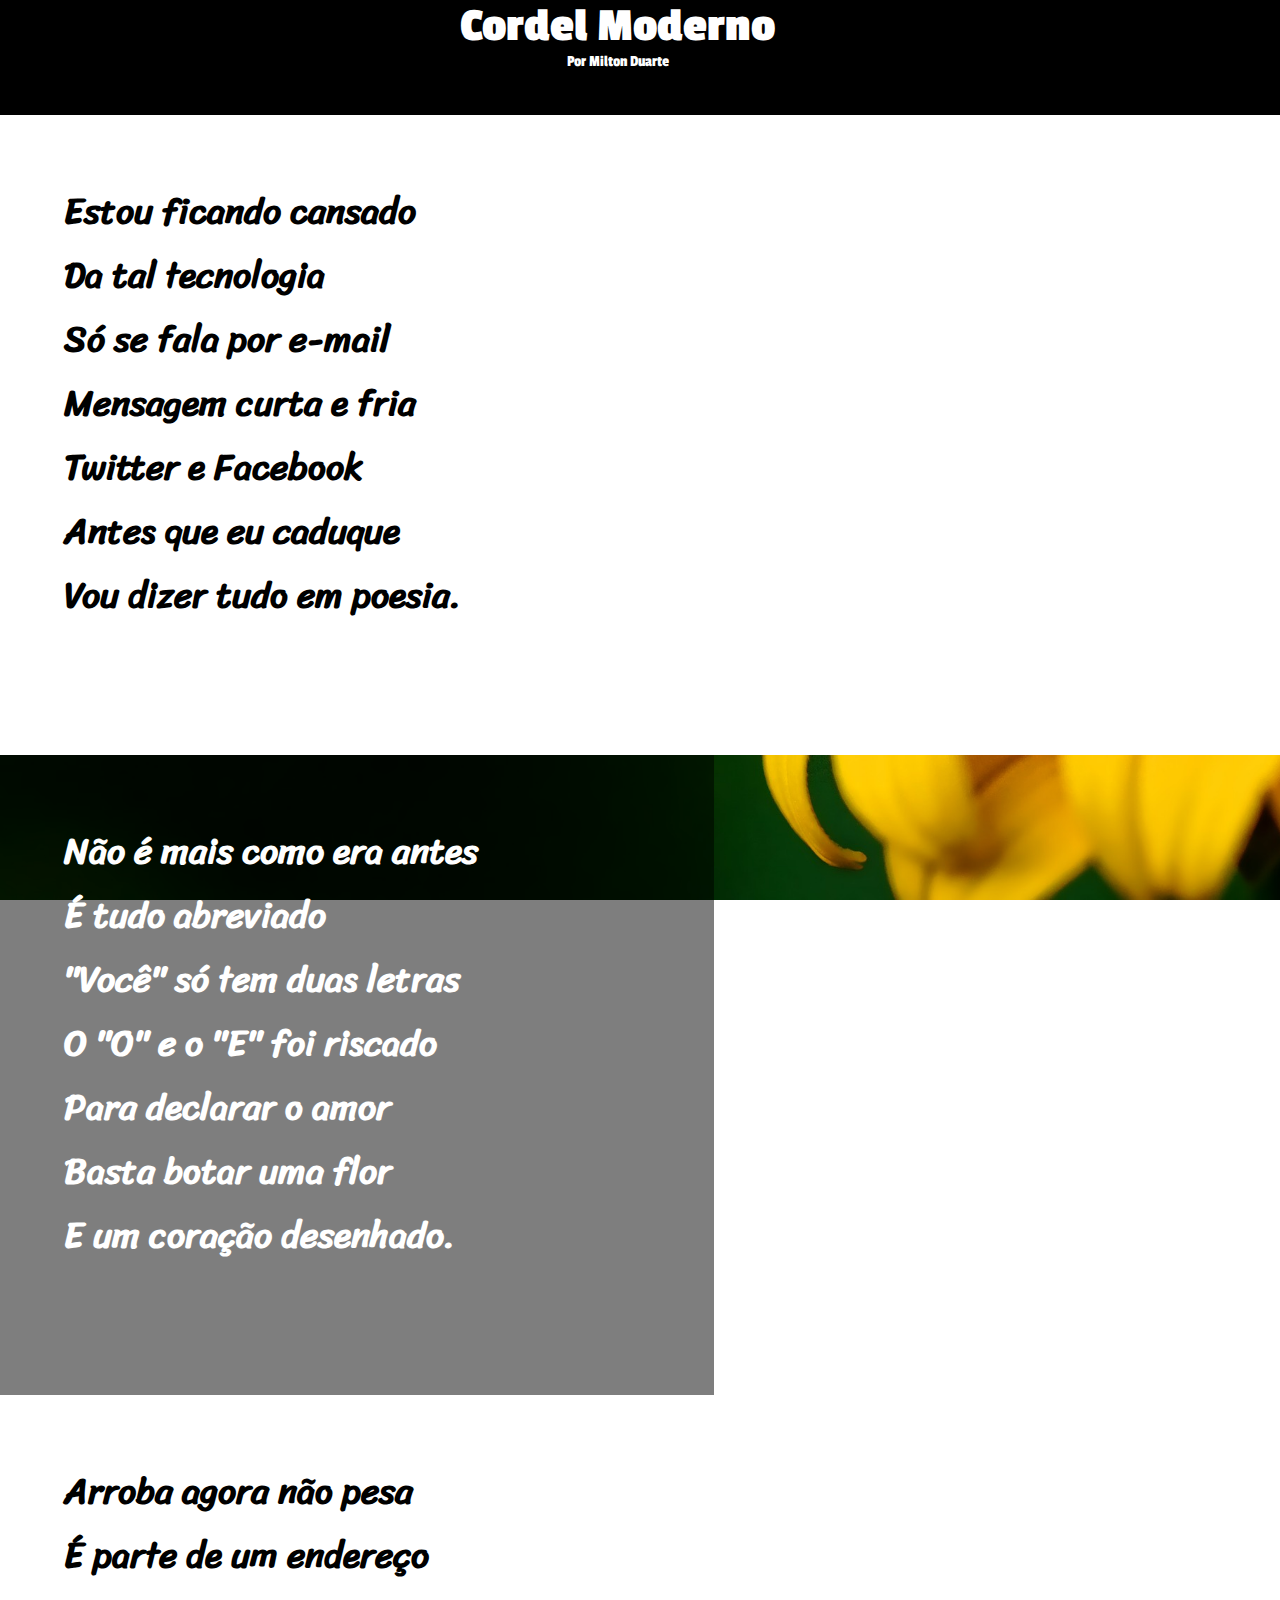
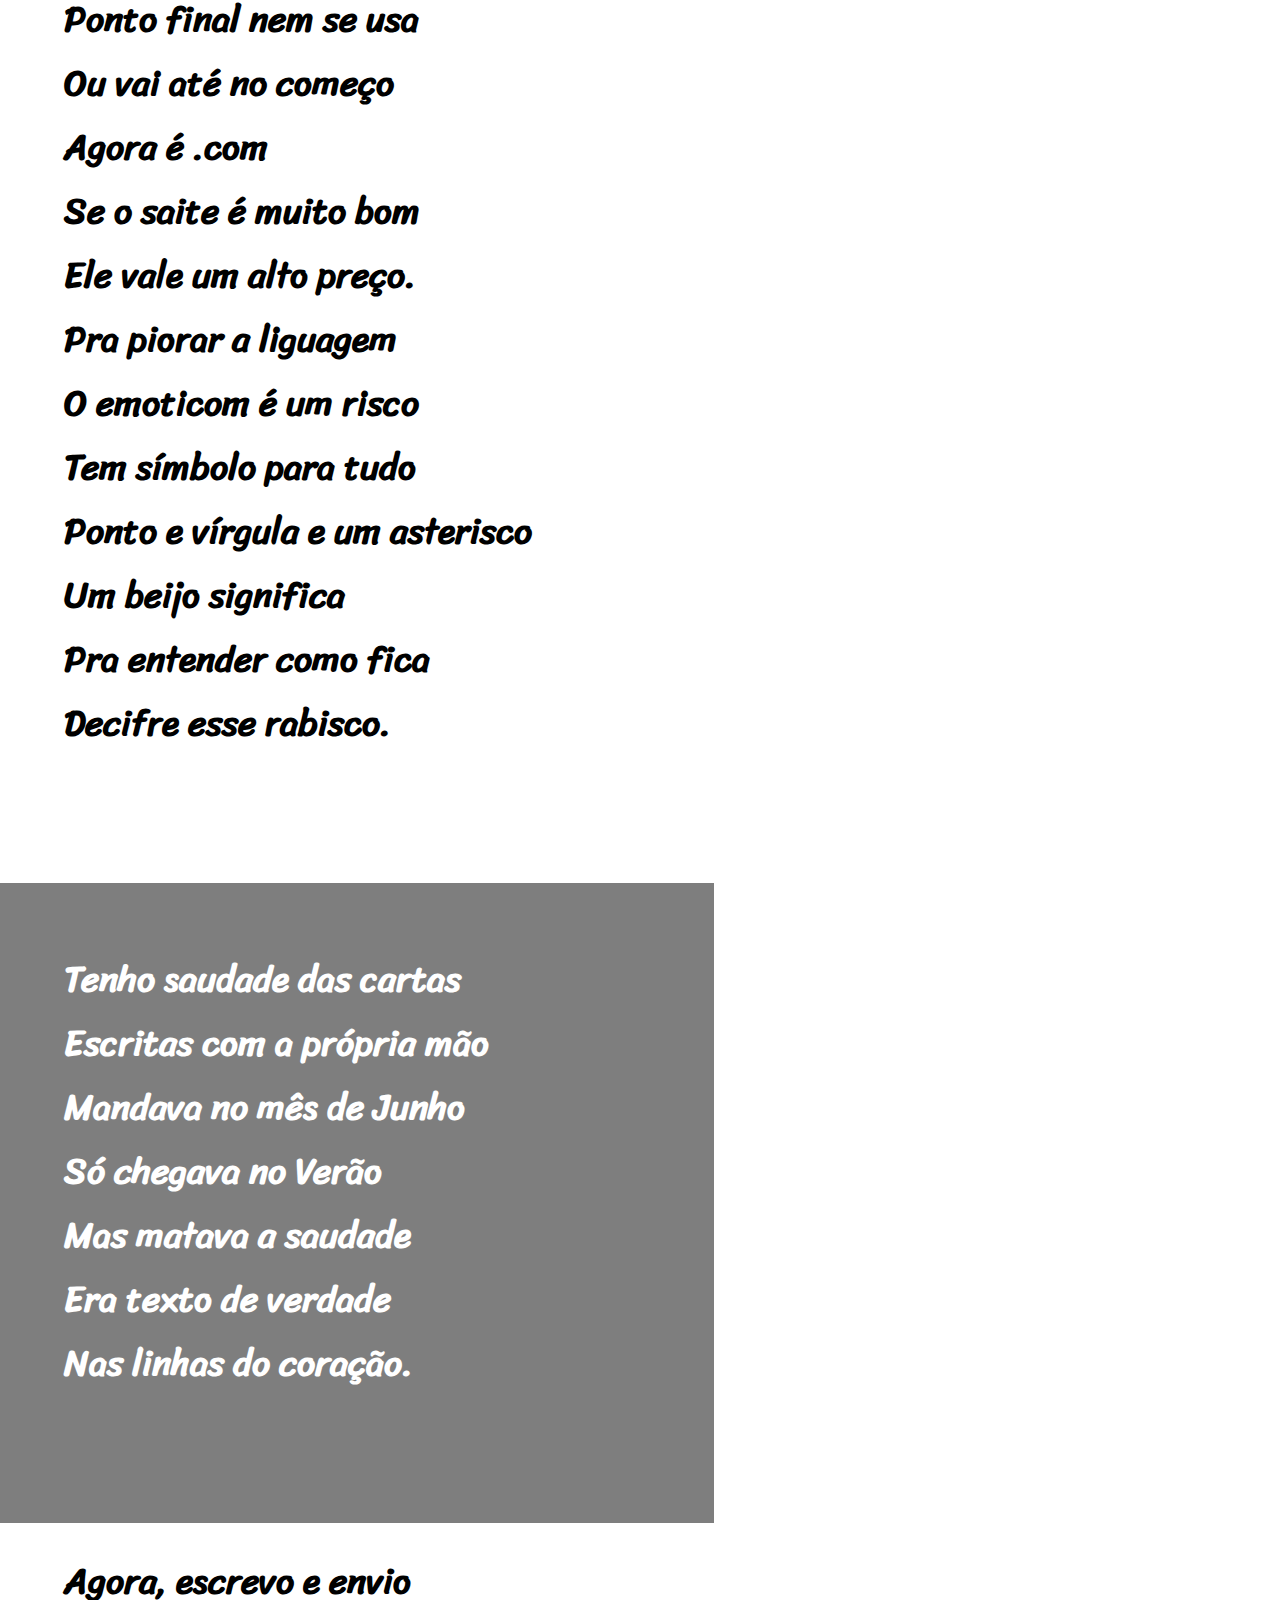
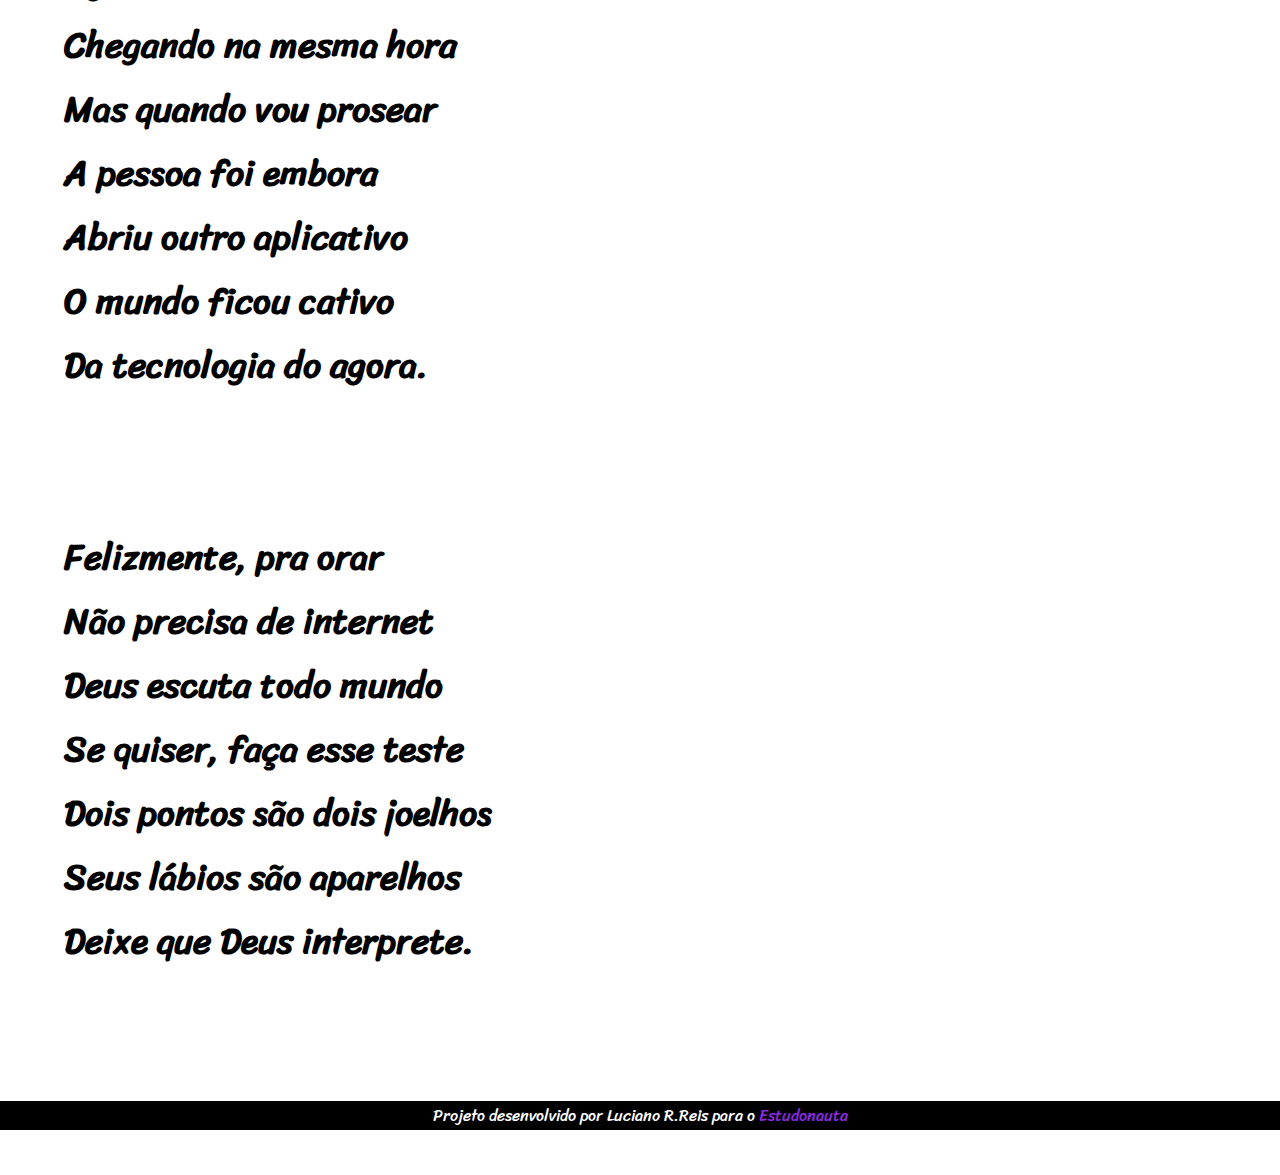
<file: d012/index.html>
<!DOCTYPE html>
<html lang="pt-br">
<head>
    <meta charset="UTF-8">
    <meta name="viewport" content="width=device-width, initial-scale=1.0">
    <title>Projeto Cordel</title>
    <link rel="stylesheet" href="style.css">
</head>
<body>
    <header>
        <h1>Cordel Moderno</h1>
        <p>Por <a href=" https://www.recantodasletras.com.br/poesias/3186743" id="linkautor"><span id="autor">Milton Duarte</span></a></p>
    </header>
    <main>
        <section>
                <div class="primeira">
                    <p>
                        Estou ficando cansado
                        <br>
                        Da tal tecnologia
                        <br>
                        Só se fala por e-mail
                        <br>
                        Mensagem curta e fria
                        <br>
                        Twitter e Facebook
                        <br>
                        Antes que eu caduque
                        <br>
                        Vou dizer tudo em poesia.
                    </p>
                </div>
                <div class="segunda">
                    <p id="segunda">
                        Não é mais como era antes
                        <br>
                        É tudo abreviado
                        <br>
                        "Você" só tem duas letras
                        <br>
                        O "O" e o "E" foi riscado
                        <br>
                        Para declarar o amor
                        <br>
                        Basta botar uma flor
                        <br>
                        E um coração desenhado.
                    </p>
                </div>
                <div class="terceira">
                    <p>
                        Arroba agora não pesa
                        <br>
                        É parte de um endereço
                        <br>
                        Ponto final nem se usa
                        <br>
                        Ou vai até no começo
                        <br>
                        Agora é .com
                        <br>
                        Se o saite é muito bom
                        <br>
                        Ele vale um alto preço.
                        <br>

                        Pra piorar a liguagem
                        <br>
                        O emoticom é um risco
                        <br>
                        Tem símbolo para tudo
                        <br>
                        Ponto e vírgula e um asterisco
                        <br>
                        Um beijo significa
                        <br>
                        Pra entender como fica
                        <br>
                        Decifre esse rabisco.
                    </p>
                </div>
                <div class="quarta">
                    <p id="quarta">
                        Tenho saudade das cartas
                        <br>
                        Escritas com a própria mão
                        <br>
                        Mandava no mês de Junho
                        <br>
                        Só chegava no Verão
                        <br>
                        Mas matava a saudade
                        <br>
                        Era texto de verdade
                        <br>
                        Nas linhas do coração.
                    </p>
                </div>
                <div class="quinta">
                    <p>
                        Agora, escrevo e envio
                        <br>
                        Chegando na mesma hora
                        <br>
                        Mas quando vou prosear
                        <br>
                        A pessoa foi embora
                        <br>
                        Abriu outro aplicativo
                        <br>
                        O mundo ficou cativo
                        <br>
                        Da tecnologia do agora.
                        <br>
                    </p>
                </div>
                <div class="sexta">
                    <p>
                        Felizmente, pra orar
                        <br>
                        Não precisa de internet
                        <br>
                        Deus escuta todo mundo
                        <br>
                        Se quiser, faça esse teste
                        <br>
                        Dois pontos são dois joelhos
                        <br>
                        Seus lábios são aparelhos
                        <br>
                        Deixe que Deus interprete.
                    </p>
                </div>
        </section>
    </main>
    <footer>
        <p>Projeto desenvolvido por <a href="https://github.com/lucianorreis" target="_blank">Luciano R.Reis</a> para o <a href="https://www.estudonauta.com/" target="_blank"><span id="estudonauta">Estudonauta</span></a></p>
    </footer>
</body>
</html>
</file>
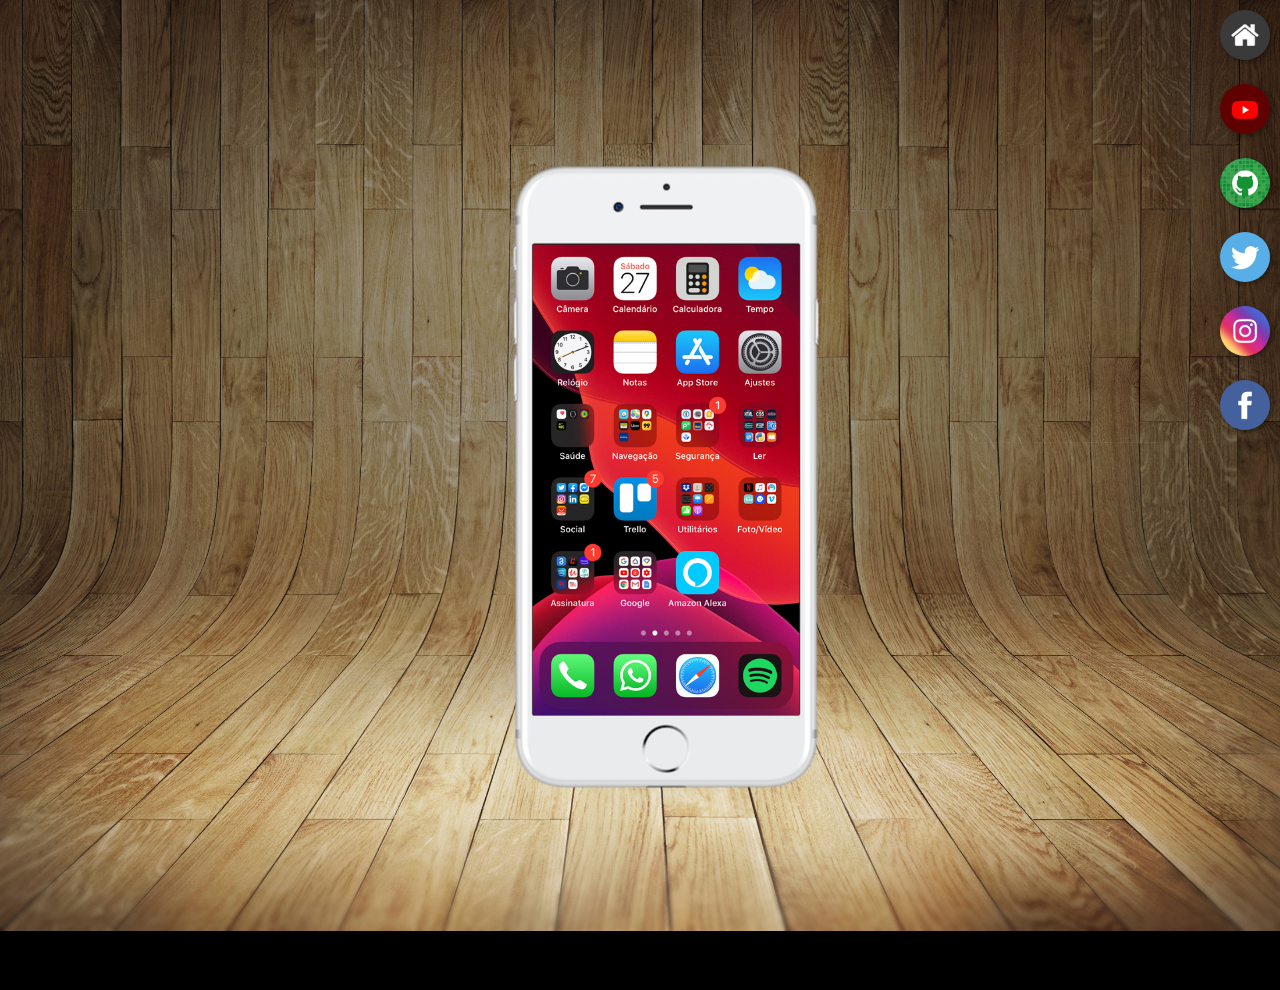
<file: Projeto Redes Sociais/index.html>
<!DOCTYPE html>
<html lang="pt-br">
<head>
    <meta charset="UTF-8">
    <meta name="viewport" content="width=device-width, initial-scale=1.0">
    <title>Projeto Redes Sociais</title>
    <link rel="shortcut icon" href="pacote-d013/favicon.ico" type="image/x-icon">
    <link rel="stylesheet" href="estilos/estilos.css">
</head>
<body>
    <main>
        <section id="telefone">
            <iframe src="home.html" name="tela" id="tela" frameborder="0">[ Navegador incompatível :( ]</iframe>
        </section>
        <section id="redes-sociais">
            <a href="home.html" target="tela"><img src="pacote-d013/imagens/logo-home.jpg" alt="Home"></a>
                <br>
            <a href="youtube.html" target="tela"><img src="pacote-d013/imagens/logo-youtube.jpg" alt="YouTube"></a>
                <br>
            <a href="github.html" target="tela"><img src="pacote-d013/imagens/logo-github.jpg" alt="github"></a>
                <br>
            <a href="twitter.html" target="tela"><img src="pacote-d013/imagens/logo-twitter.jpg" alt="Twitter"></a>
                <br>
            <a href="instagram.html" target="tela"><img src="pacote-d013/imagens/logo-instagram.jpg" alt="Instagram"></a>
                <br>
            <a href="facebook.html" target="tela"><img src="pacote-d013/imagens/logo-facebook.jpg" alt="Facebook"></a>
        </section>
    </main>
</body>
</html>
</file>
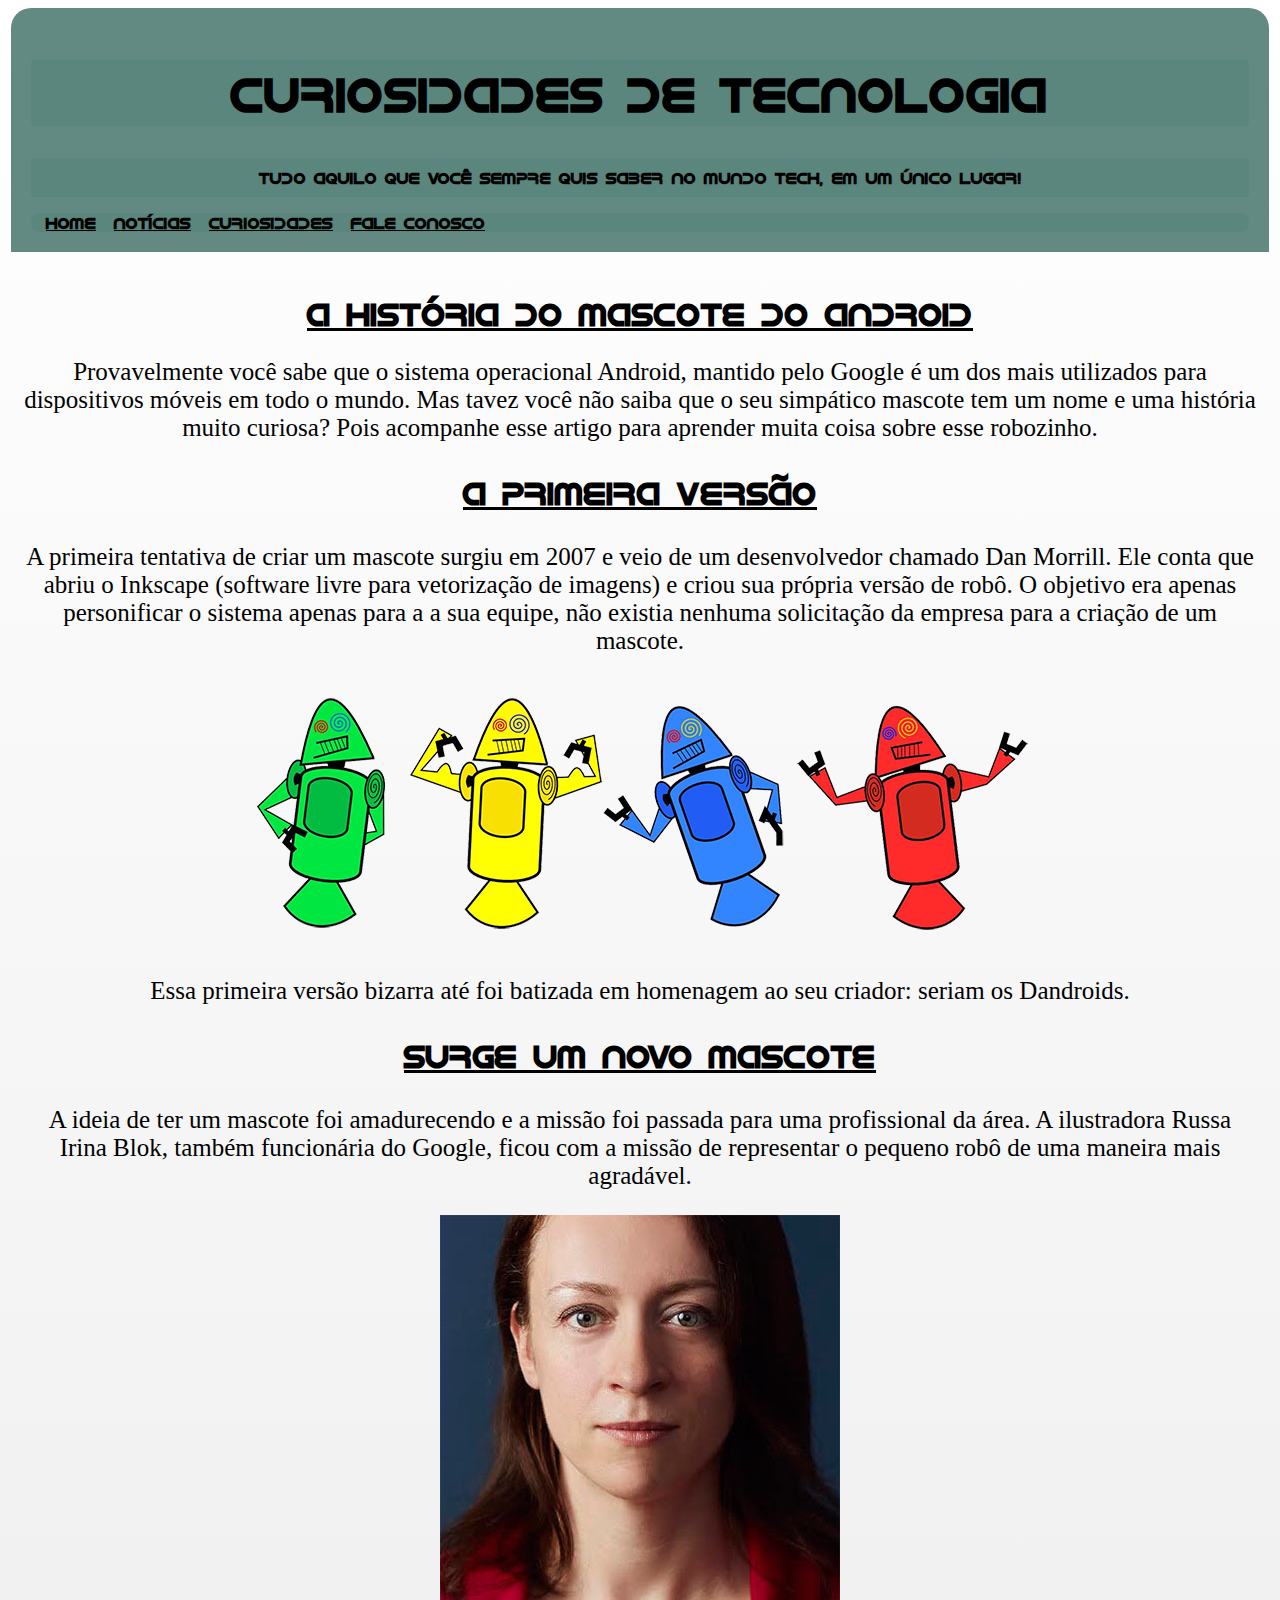
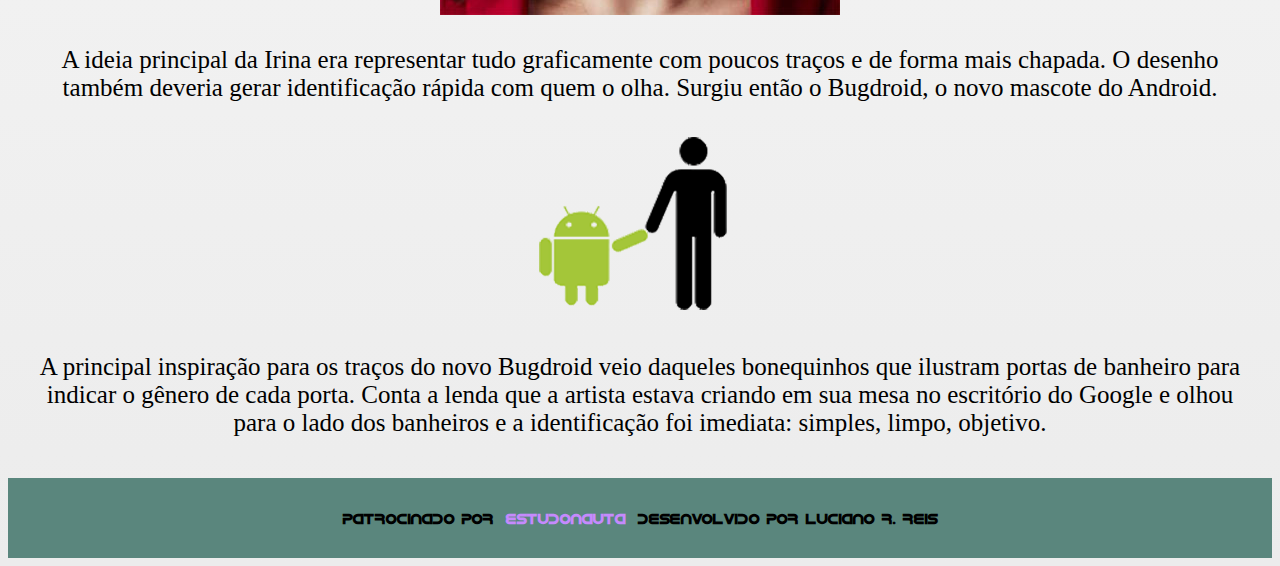
<file: d010/android.html>
<!DOCTYPE html>
<html lang="pt-br">
<head>
    <meta charset="UTF-8">
    <meta name="viewport" content="width=device-width, initial-scale=1.0">
    <title>Desafio 10</title>
    <link rel="stylesheet" href="style.css">
    <link rel="shortcut icon" href="pacote-projeto-d010/imagens/favicon.ico" type="image/ico">
</head>
<body>
    <header>
        <h1>
            Curiosidades de Tecnologia
        </h1>
        <p>
            Tudo aquilo que você sempre quis saber no mundo Tech, em um único lugar!
        </p>
            <nav>
                <a href="">Home</a>
                <a href="">Notícias</a>
                <a href="">Curiosidades</a>
                <a href="">Fale conosco</a>
            </nav>
    </header>
    <main>
        <section id=principal>
            <article>
               <h2>
                    A História do Mascote do Android
               </h2> 
                    <p>
                        Provavelmente você sabe que o sistema operacional Android, mantido pelo Google é um dos mais utilizados para dispositivos móveis em todo o mundo. Mas tavez você não saiba que o seu simpático mascote tem um nome e uma história muito curiosa? Pois acompanhe esse artigo para aprender muita coisa sobre esse robozinho.
                    </p>
                <h3>
                    A primeira versão
                </h3>
                    <p>
                        A primeira tentativa de criar um mascote surgiu em 2007 e veio de um desenvolvedor chamado Dan Morrill. Ele conta que abriu o Inkscape (software livre para vetorização de imagens) e criou sua própria versão de robô. O objetivo era apenas personificar o sistema apenas para a a sua equipe, não existia nenhuma solicitação da empresa para a criação de um mascote.
                    </p>
                    <aside>
                        <picture>
                            <img src="pacote-projeto-d010/imagens/dan-droids.png" alt="Dandroids.png">
                        </picture>
                            <p>Essa primeira versão bizarra até foi batizada em homenagem ao seu criador: seriam os Dandroids.</p>
                    </aside>
                <h3>
                    Surge um novo mascote
                </h3>
                    <p>
                        A ideia de ter um mascote foi amadurecendo e a missão foi passada para uma profissional da área. A ilustradora Russa Irina Blok, também funcionária do Google, ficou com a missão de representar o pequeno robô de uma maneira mais agradável.
                    </p>

                <aside>
                    <picture id="irina">
                        <img src="pacote-projeto-d010/imagens/irina-blok-pq.jpg" alt="Irina Blok">
                    </picture>
                        <p>
                            A ideia principal da Irina era representar tudo graficamente com poucos traços e de forma mais chapada. O desenho também deveria gerar identificação rápida com quem o olha. Surgiu então o Bugdroid, o novo mascote do Android.
                        </p>
                </aside>
                <aside>
                    <picture>
                        <img src="pacote-projeto-d010/imagens/bugdroid.png" alt="Bugdroid">
                    </picture>
                        <p>
                            A principal inspiração para os traços do novo Bugdroid veio daqueles bonequinhos que ilustram portas de banheiro para indicar o gênero de cada porta. Conta a lenda que a artista estava criando em sua mesa no escritório do Google e olhou para o lado dos banheiros e a identificação foi imediata: simples, limpo, objetivo.
                        </p>
                </aside>
            </article>
        </section>
    </main>
    <footer>
            <p>
                Patrocinado por <span><a href="https://www.estudonauta.com" target="_blank" type="external">Estudonauta</a></span>
                Desenvolvido por Luciano R. Reis
            </p>
    </footer>
</body>
</html>
</file>
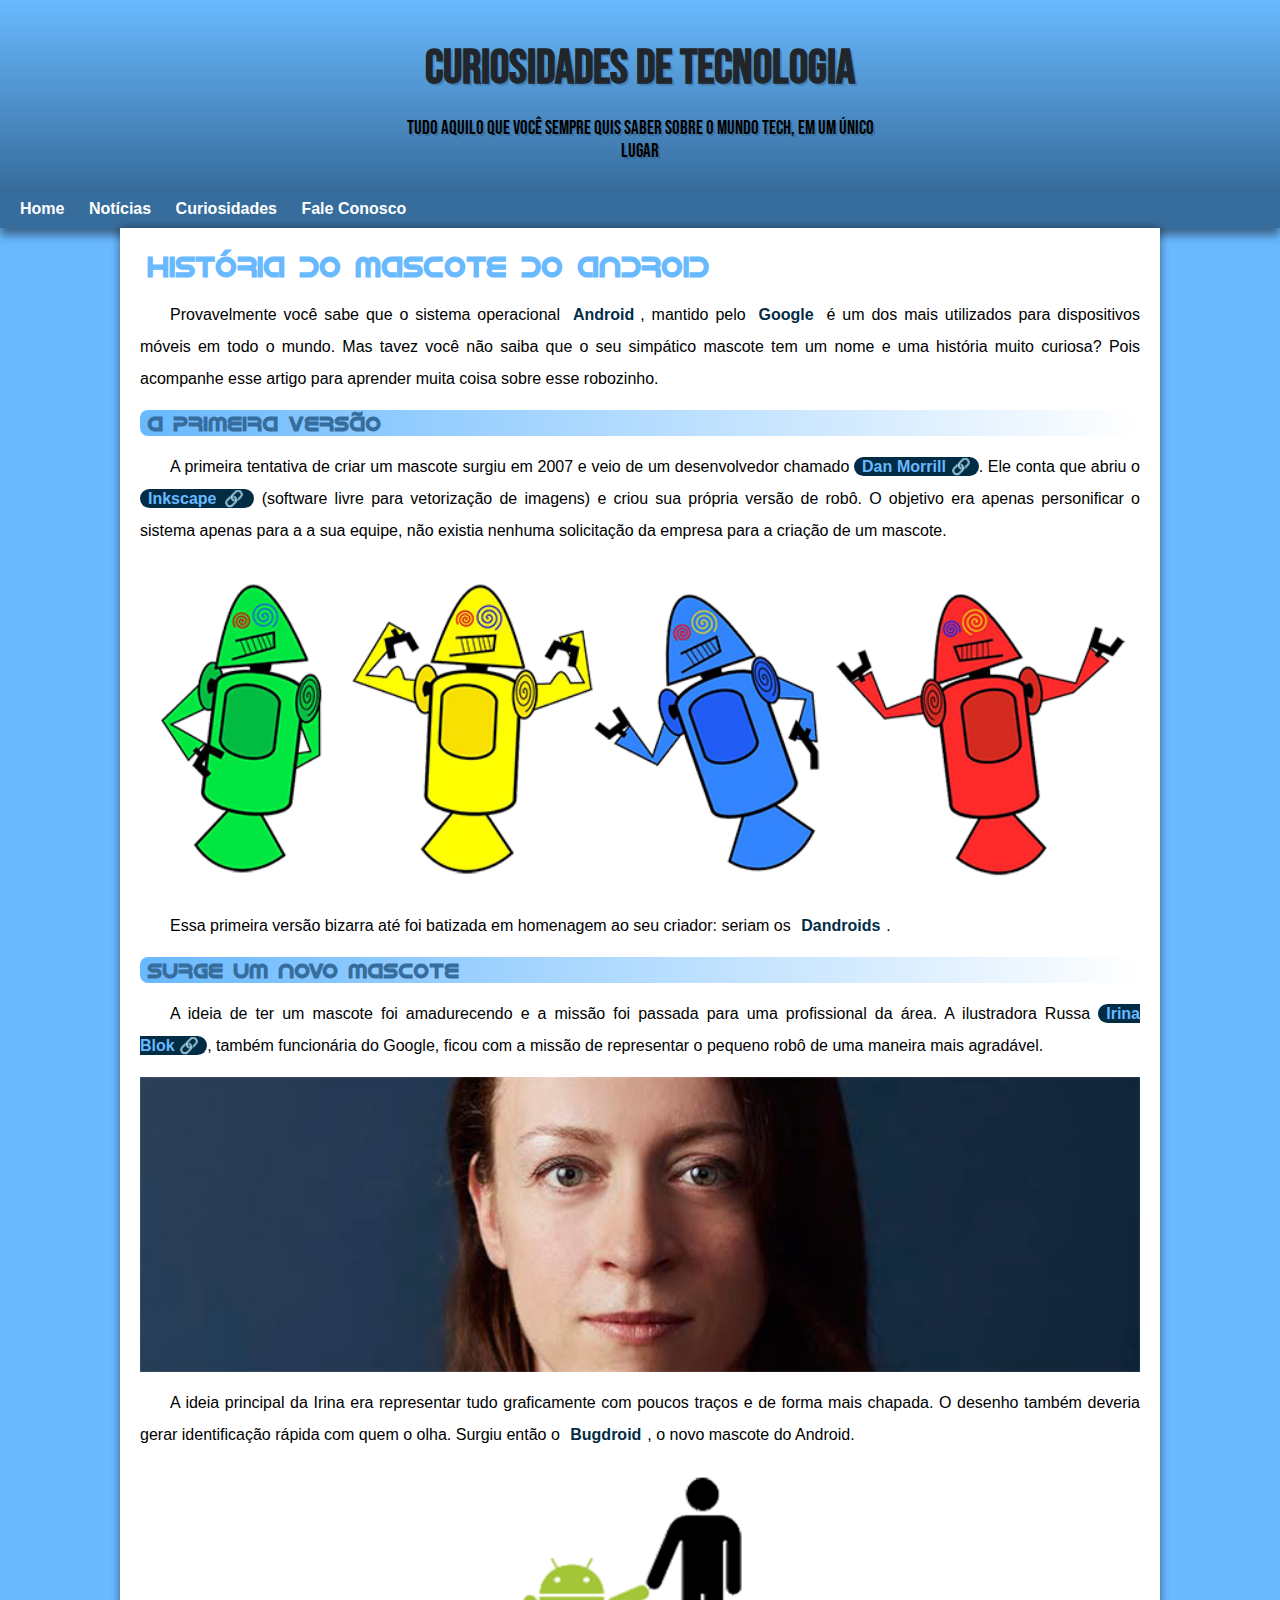
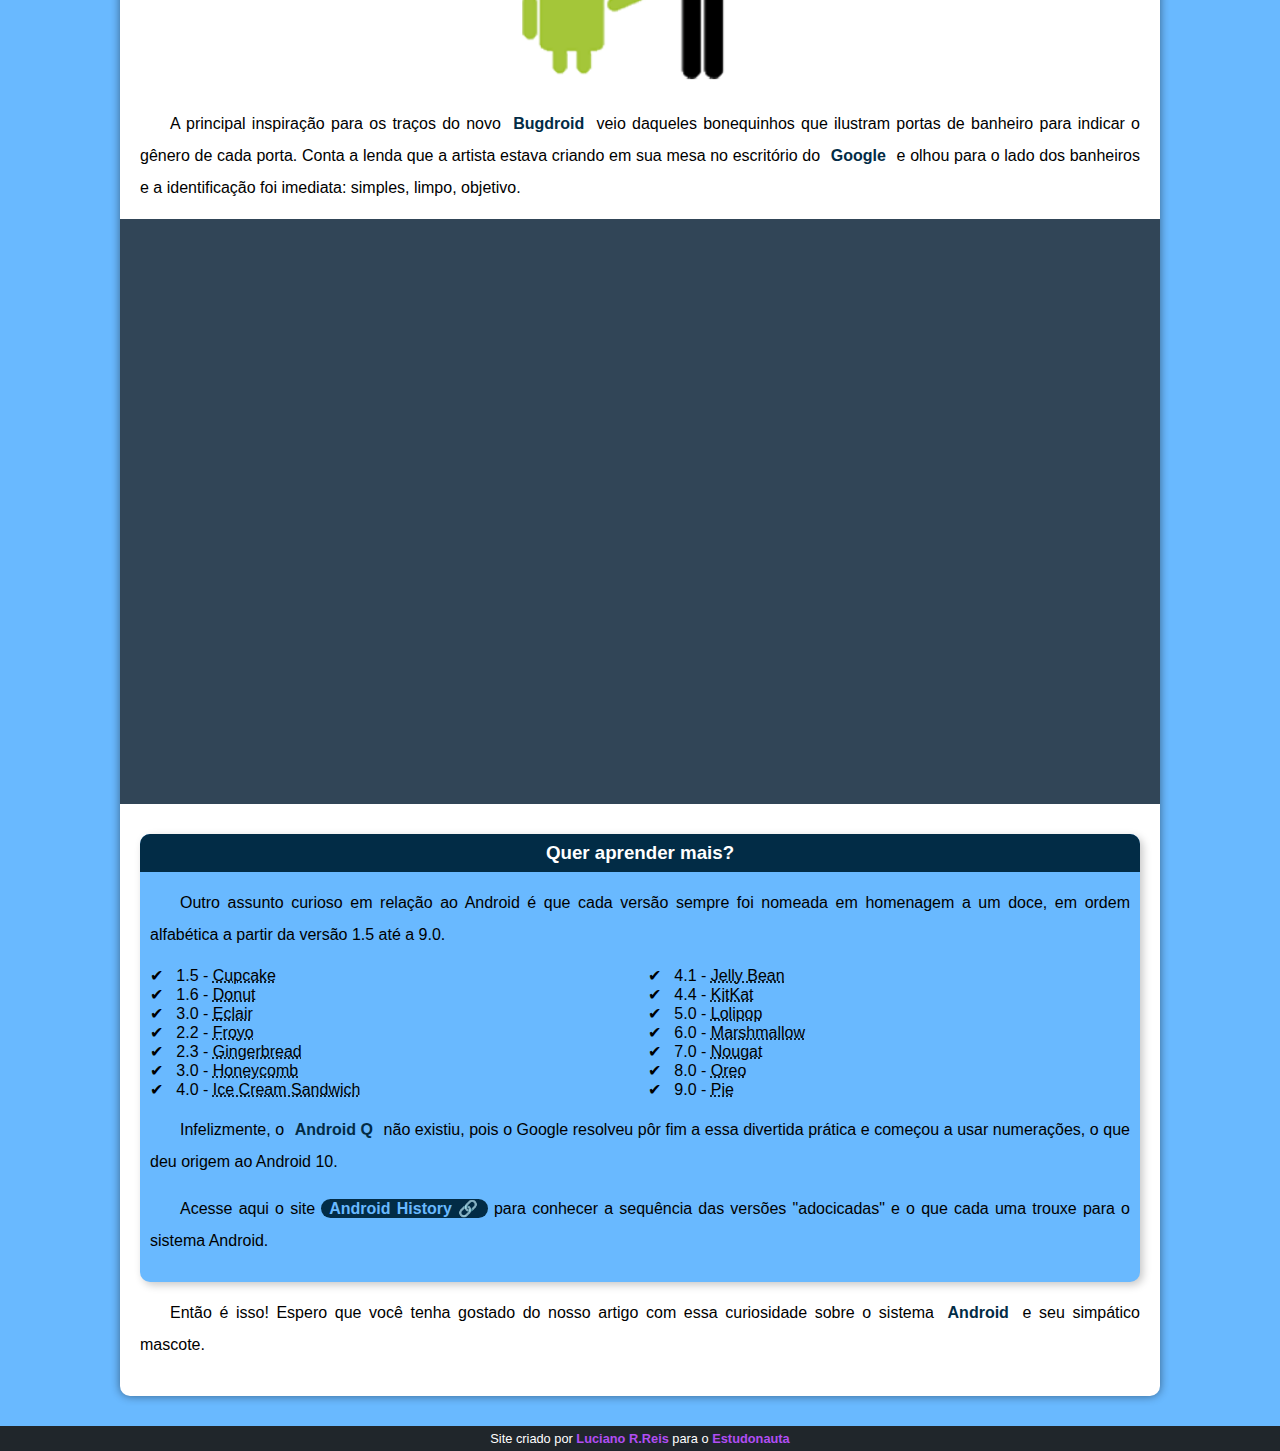
<file: d010/android1.html>
<!DOCTYPE html>
<html lang="pt-br">
<head>
    <meta charset="UTF-8">
    <meta name="viewport" content="width=device-width, initial-scale=1.0">
    <title>Como Surgiu o mascote do Android?</title>
    <link rel="shortcut icon" href="pacote-projeto-d010/imagens/favicon.ico" type="image/x-icon">
    <link rel="stylesheet" href="estilo/style1.css">
</head>
<body>
    <header>
        <h1>
             Curiosidades de Tecnologia
        </h1>
        <p>
            Tudo aquilo que você sempre quis saber sobre o mundo Tech, em um único lugar
        </p>
    </header>
    <nav>
        <a href="#">Home</a>
        <a href="#">Notícias</a>
        <a href="#">Curiosidades</a>
        <a href="#">Fale Conosco</a>
    </nav>
    <main>
        <article>
            <h1>
                História do Mascote do Android
            </h1>

            <p>
                Provavelmente você sabe que o sistema operacional <strong>Android</strong>, mantido pelo <strong>Google</strong> é um dos mais utilizados para dispositivos móveis em todo o mundo. Mas tavez você não saiba que o seu simpático mascote tem um nome e uma história muito curiosa? Pois acompanhe esse artigo para aprender muita coisa sobre esse robozinho.
            </p>

            <h2>
                A primeira versão
            </h2>

            <p>
                A primeira tentativa de criar um mascote surgiu em 2007 e veio de um desenvolvedor chamado <a href="https://ausdroid.net/news/2013/01/04/dan-morrill-shows-us-the-android-mascots-that-could-have-been/" target="_blank" class="externo">Dan Morrill</a>. Ele conta que abriu o <a href="https://inkscape.org/pt-br/" target="_blank" class="externo">Inkscape</a> (software livre para vetorização de imagens) e criou sua própria versão de robô. O objetivo era apenas personificar o sistema apenas para a a sua equipe, não existia nenhuma solicitação da empresa para a criação de um mascote.
            </p>

            <picture>
                <source media="(max-width: 300px)" srcset="pacote-projeto-d010/imagens/dandroids-pq.png">
                <img src="pacote-projeto-d010/imagens/dan-droids.png" alt="dandrois">
            </picture>

            <p>
                Essa primeira versão bizarra até foi batizada em homenagem ao seu criador: seriam os <strong>Dandroids</strong>.
            </p>

            <h2>
                Surge um novo mascote
            </h2>

            <p>
                A ideia de ter um mascote foi amadurecendo e a missão foi passada para uma profissional da área. A ilustradora Russa <a href="https://www.irinablok.com/" target="_blank" class="externo">Irina Blok</a>, também funcionária do Google, ficou com a missão de representar o pequeno robô de uma maneira mais agradável.
            </p>

            <picture>
                <source media="(max-width: 400px)" srcset="pacote-projeto-d010/imagens/irina-blok-pq.jpg">
                <img src="pacote-projeto-d010/imagens/irina-blok.jpg" alt="Irina Blok, criadora do Bugdroid">
            </picture>

            <p>
                A ideia principal da Irina era representar tudo graficamente com poucos traços e de forma mais chapada. O desenho também deveria gerar identificação rápida com quem o olha. Surgiu então o <Strong>Bugdroid</Strong>, o novo mascote do Android.
            </p>

            <img src="pacote-projeto-d010/imagens/bugdroid.png" class="pequena" alt="bugdroid">

            <p>
                A principal inspiração para os traços do novo <strong>Bugdroid</strong> veio daqueles bonequinhos que ilustram portas de banheiro para indicar o gênero de cada porta. Conta a lenda que a artista estava criando em sua mesa no escritório do <strong>Google</strong> e olhou para o lado dos banheiros e a identificação foi imediata: simples, limpo, objetivo.
            </p>

            <div class="video">
                <iframe width="560" height="315" src="https://www.youtube.com/embed/l2UDgpLz20M?si=954C5yhSVtecsIvA" title="YouTube video player" frameborder="0" allow="accelerometer; autoplay; clipboard-write; encrypted-media; gyroscope; picture-in-picture; web-share" referrerpolicy="strict-origin-when-cross-origin" allowfullscreen></iframe>
            </div>
            
            <aside>
                <h3>Quer aprender mais?</h3>

                <p>
                    Outro assunto curioso em relação ao Android é que cada versão sempre foi nomeada em homenagem a um doce, em ordem alfabética a partir da versão 1.5 até a 9.0.
                </p>

                <ul>
                    <li>
                        1.5 - <abbr title="Bolo de copo">Cupcake</abbr>
                    </li>
                    <li>
                        1.6 - <abbr title="Rosquinha">Donut</abbr>
                    </li>
                    <li>
                        3.0 - <abbr title="Bomba">Eclair</abbr>
                    </li>
                    <li>
                        2.2 - <abbr title="Iogurte Congelado">Froyo</abbr>
                    </li>
                    <li>
                        2.3 - <abbr title="Biscoito de Gengibre">Gingerbread</abbr>
                    </li>
                    <li>
                        3.0 - <abbr title="Favo de Mel">Honeycomb</abbr>
                    </li>
                    <li>
                        4.0 - <abbr title="Sanduíche de Sorvete">Ice Cream Sandwich</abbr>
                    </li>
                    <li>
                        4.1 - <abbr title="Jujuba">Jelly Bean</abbr>
                    </li>
                    <li>
                        4.4 - <abbr title="KitKat">KitKat</abbr>
                        
                    </li>
                    <li>
                        5.0 - <abbr title="Pirulito">Lolipop</abbr>
                    </li>
                    <li>
                        6.0 - <abbr title="Marshmallow">Marshmallow</abbr>
                    </li>
                    <li>
                        7.0 - <abbr title="Torrone">Nougat</abbr>
                    </li>
                    <li>
                        8.0 - <abbr title="Oreo">Oreo</abbr>
                        
                    </li>
                    <li>
                        9.0 - <abbr title="Torta">Pie</abbr>
                    </li>
                </ul>


                <p>
                    Infelizmente, o <strong>Android Q</strong> não existiu, pois o Google resolveu pôr fim a essa divertida prática e começou a usar numerações, o que deu origem ao Android 10.
                </p>

                <p>
                    Acesse aqui o site <a href="https://www.android.com/intl/pt-BR_br/history/" target="_blank" class="externo">Android History</a> para conhecer a sequência das versões "adocicadas" e o que cada uma trouxe para o sistema Android.
                </p>
            </aside>
          

            <p>
                Então é isso! Espero que você tenha gostado do nosso artigo com essa curiosidade sobre o sistema <strong>Android</strong> e seu simpático mascote.
            </p>
        </article>
    </main>
    <footer>
        <p>
            Site criado por <a href="https://github.com/lucianorreis" target="_blank">Luciano R.Reis</a> para o <a href="https://www.estudonauta.com/" target="_blank">Estudonauta</a>
        </p>
    </footer>
</body>

</html>
</file>
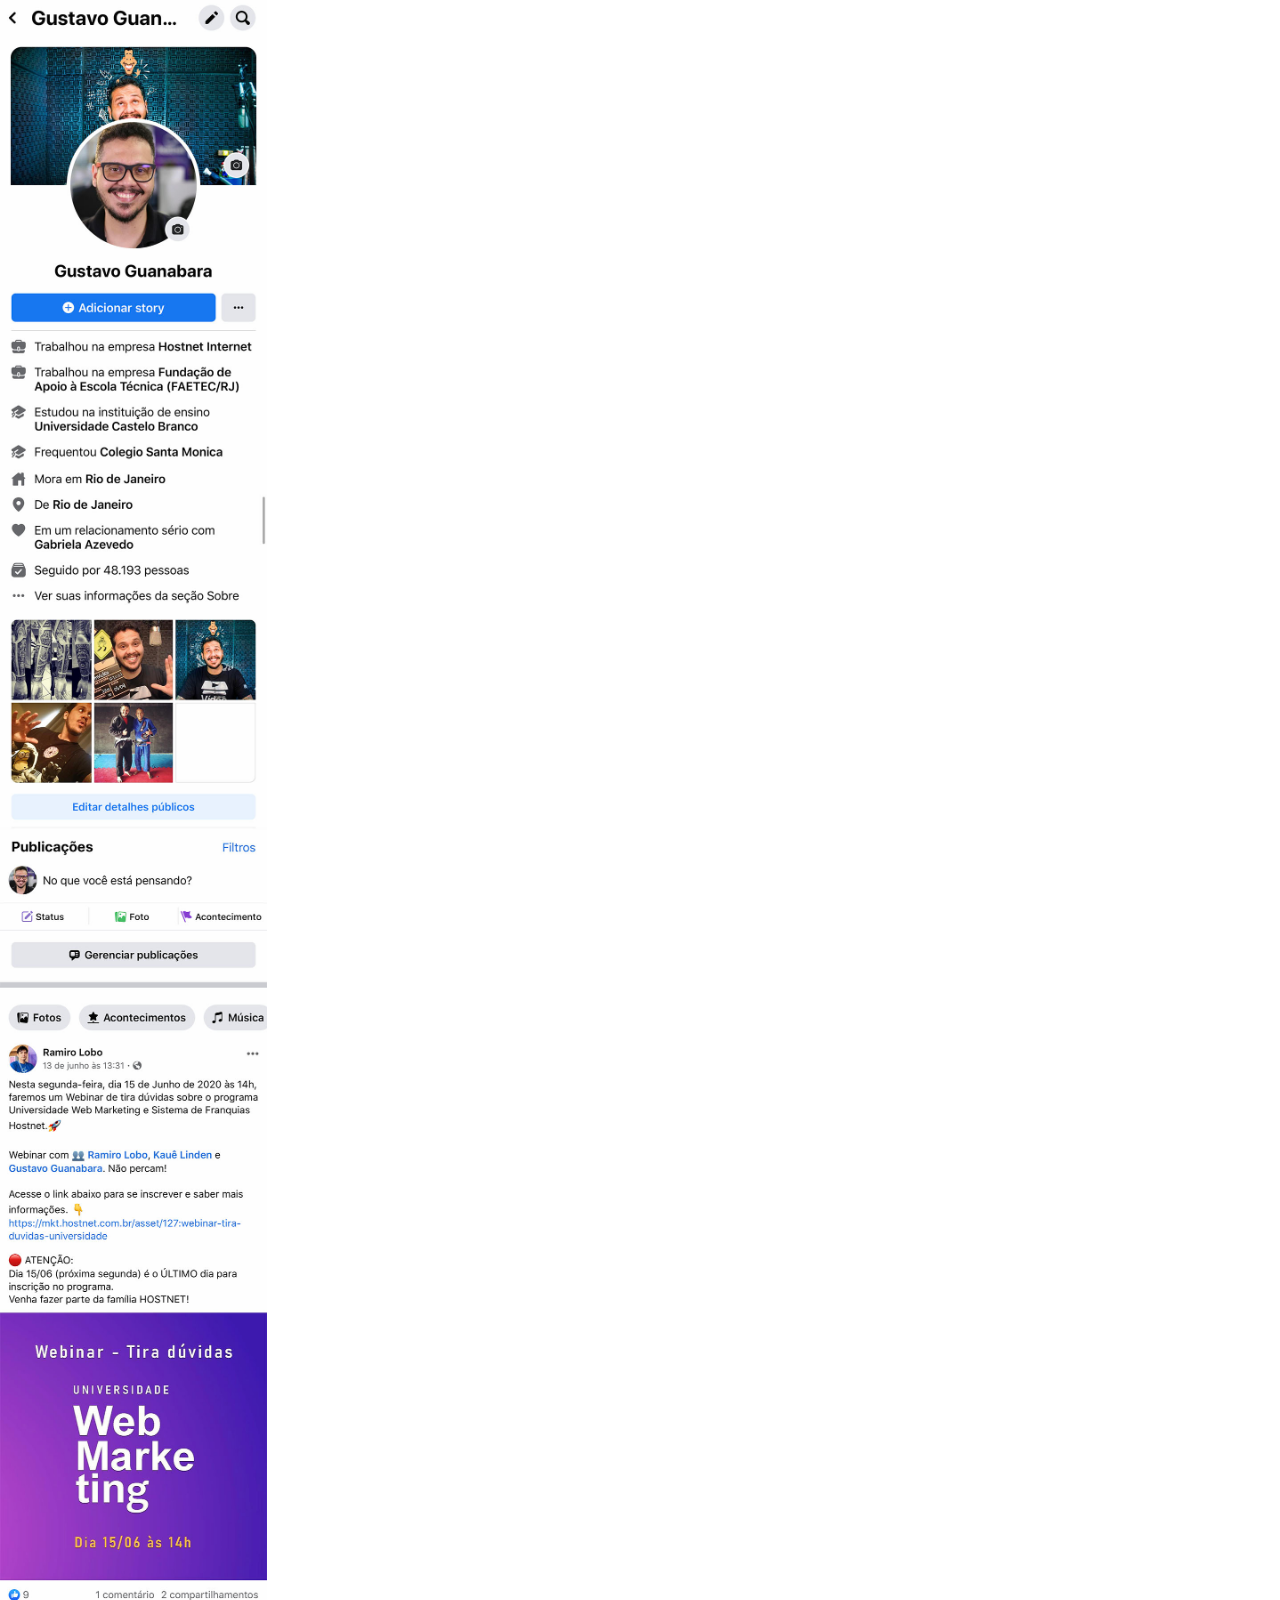
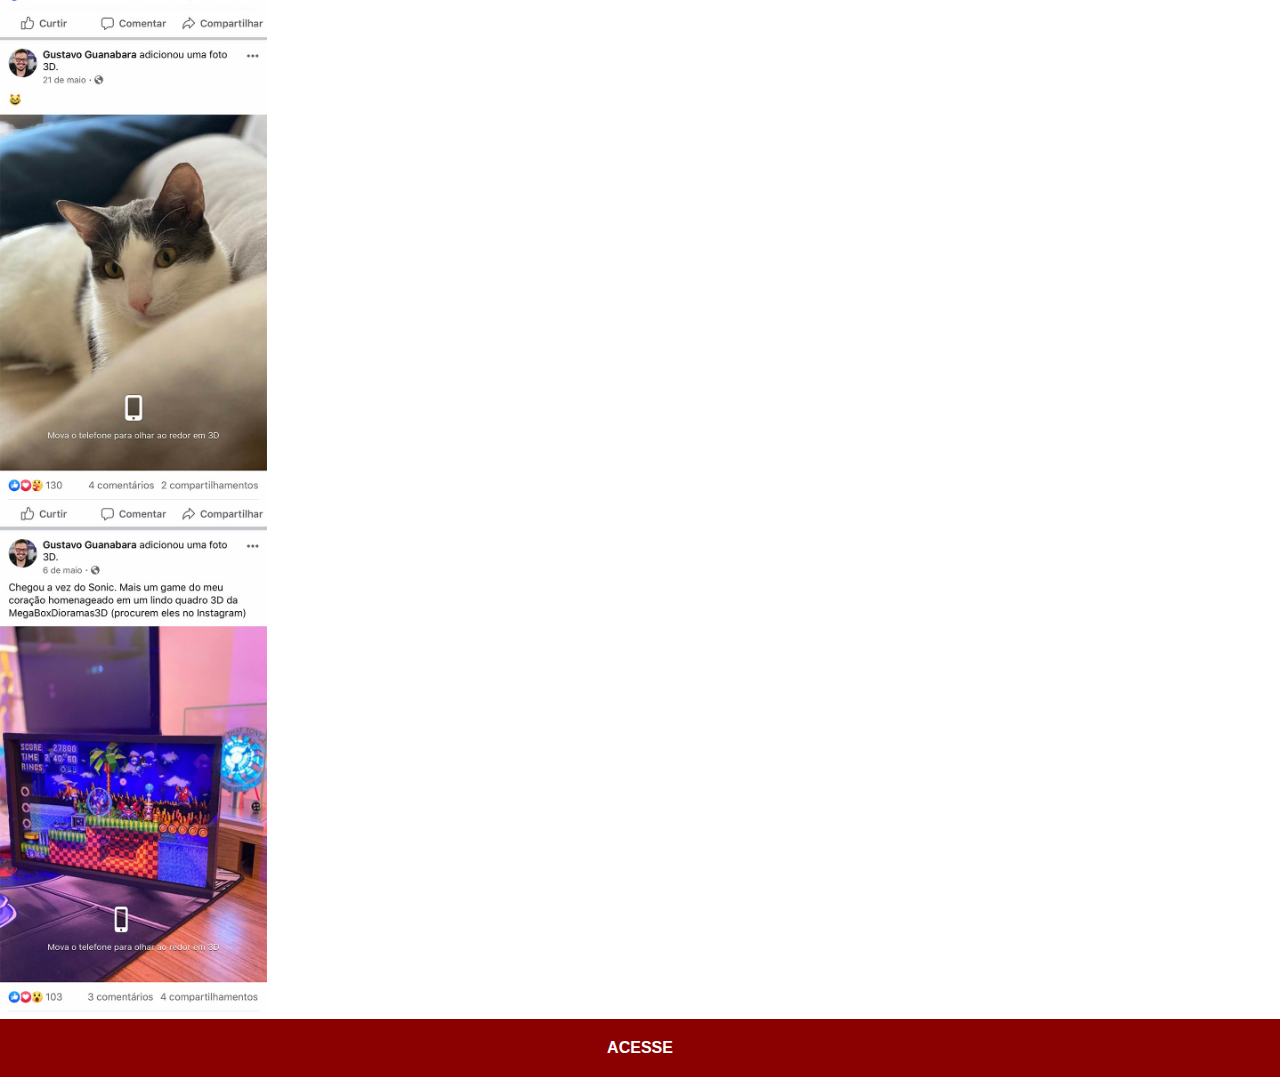
<file: Projeto Redes Sociais/facebook.html>
<!DOCTYPE html>
<html lang="pt-br">
<head>
    <meta charset="UTF-8">
    <meta name="viewport" content="width=device-width, initial-scale=1.0">
    <title>Facebook</title>
    <link rel="stylesheet" href="estilos/social.css">
</head>
<body>
    <img src="pacote-d013/imagens/tela-facebook.jpg" alt="Facebook">
    <a href="#" target="_blank">ACESSE</a>
</body>
</html>
</file>
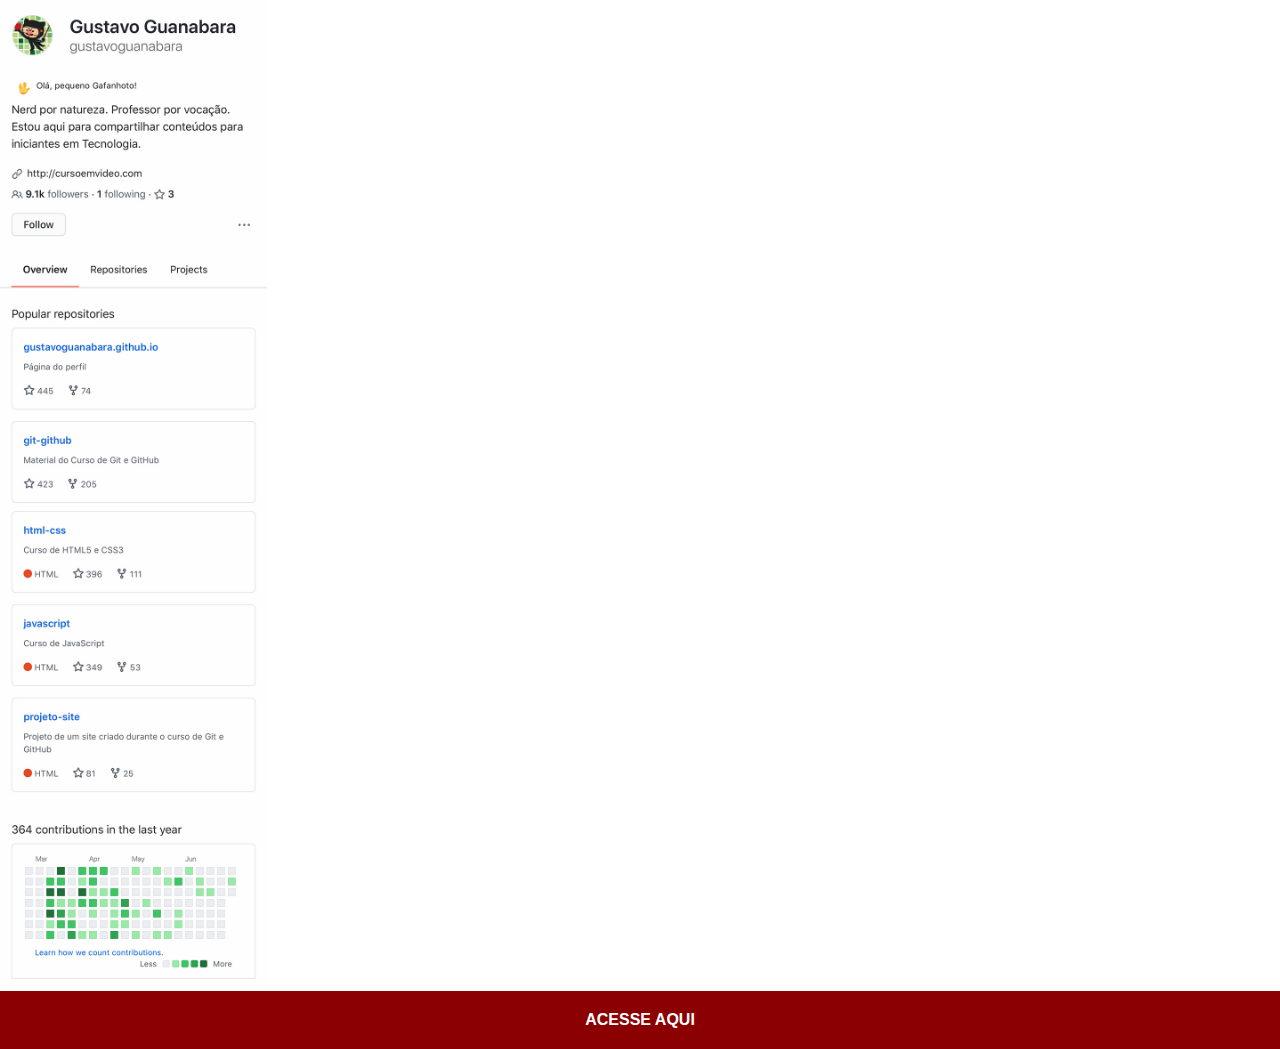
<file: Projeto Redes Sociais/github.html>
<!DOCTYPE html>
<html lang="pt-br">
<head>
    <meta charset="UTF-8">
    <meta name="viewport" content="width=device-width, initial-scale=1.0">
    <title>Github</title>
    <link rel="stylesheet" href="estilos/social.css">
</head>
<body>
    <img src="pacote-d013/imagens/tela-github.jpg" alt="Github" target="_blank">
    <a href="https://github.com/gustavoguanabara">ACESSE AQUI</a>
</body>
</html>
</file>
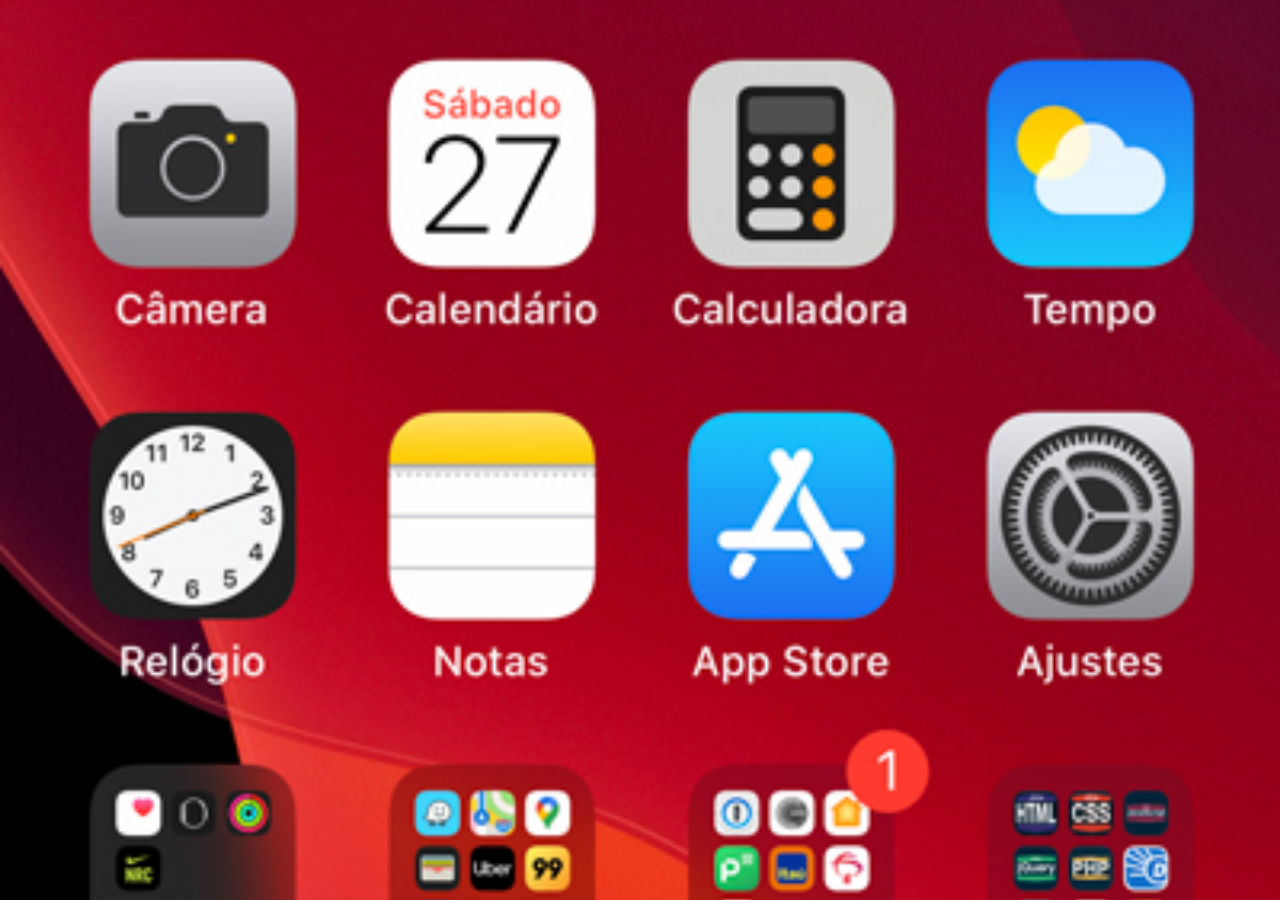
<file: Projeto Redes Sociais/home.html>
<!DOCTYPE html>
<html lang="pt-br">
<head>
    <meta charset="UTF-8">
    <meta name="viewport" content="width=device-width, initial-scale=1.0">
    <title>Home</title>
</head>
<style>
    * {
        margin: 0px;
        padding: 0px;
    }

    body {
        width: 100vw;
        height: 100vh;
        background: black url('pacote-d013/imagens/tela-home.jpg') no-repeat top center;
        background-size: cover;
    }
</style>
<body>
    
</body>
</html>
</file>
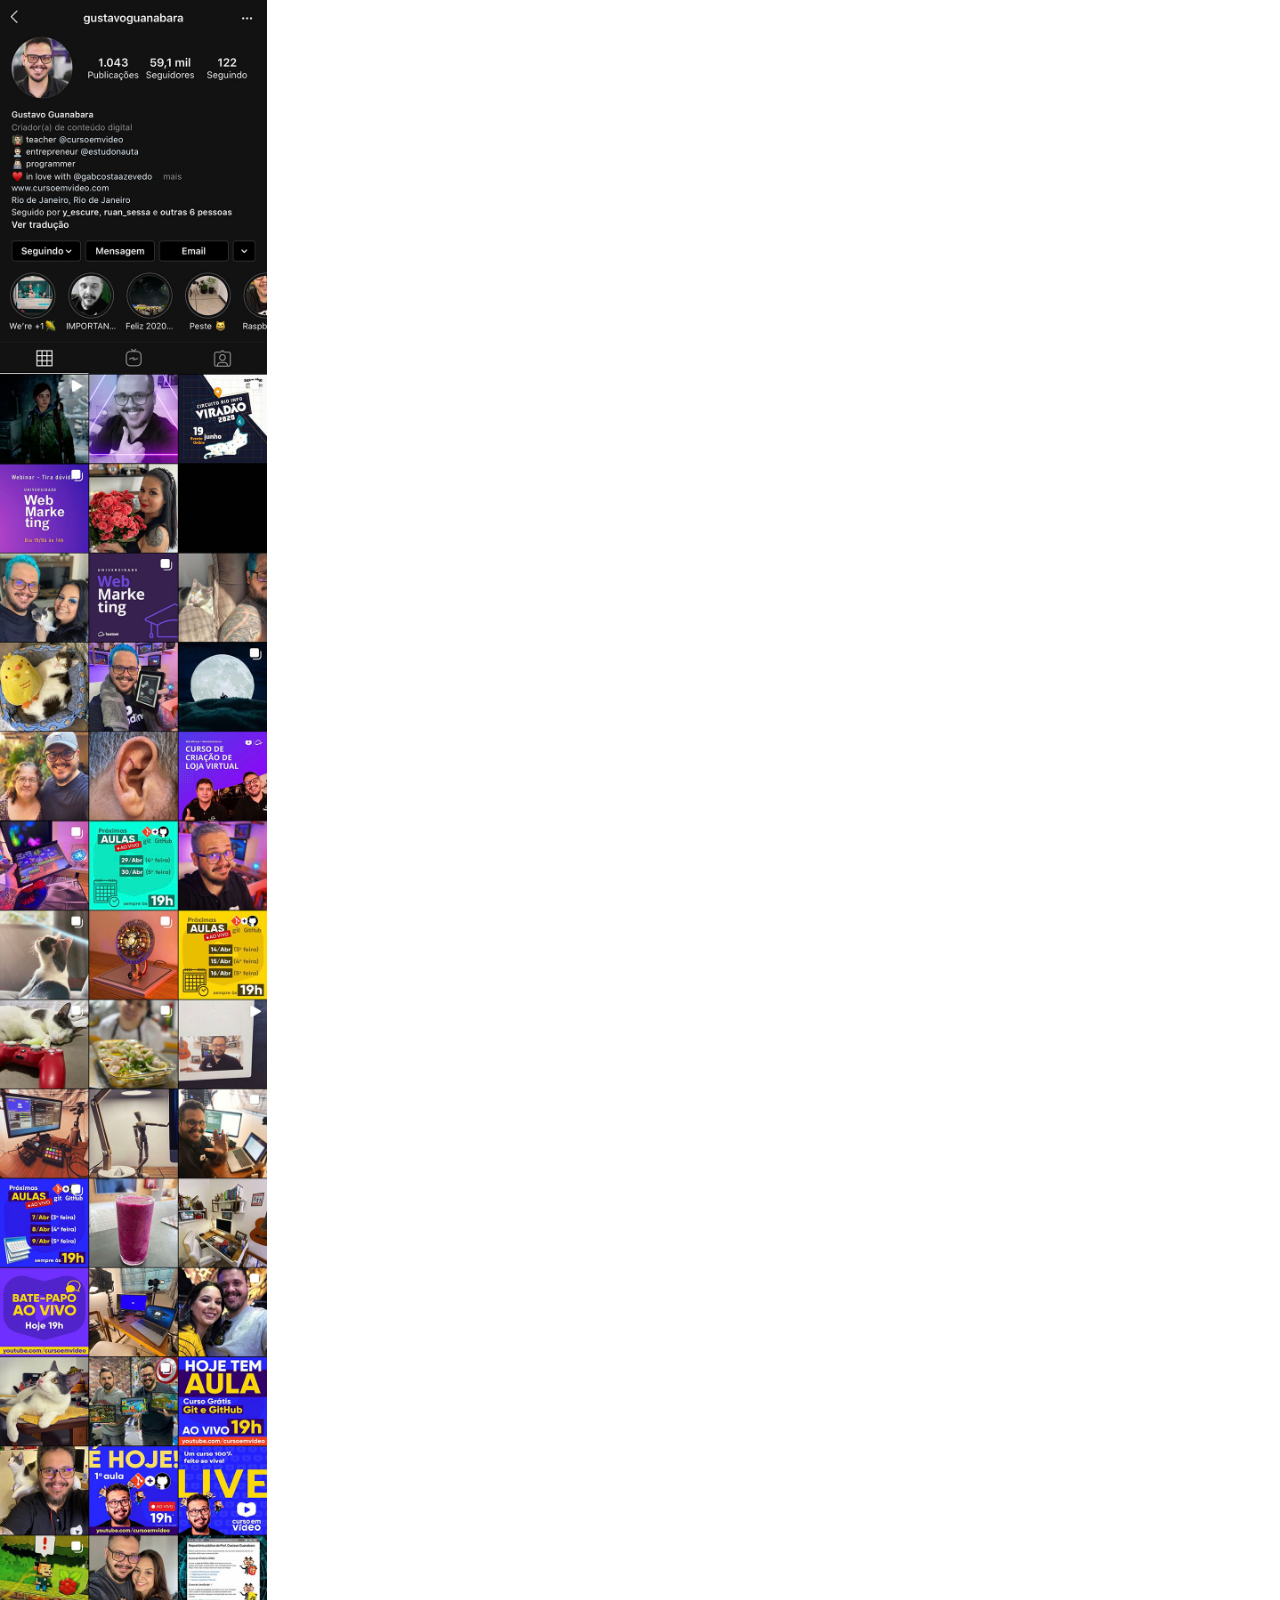
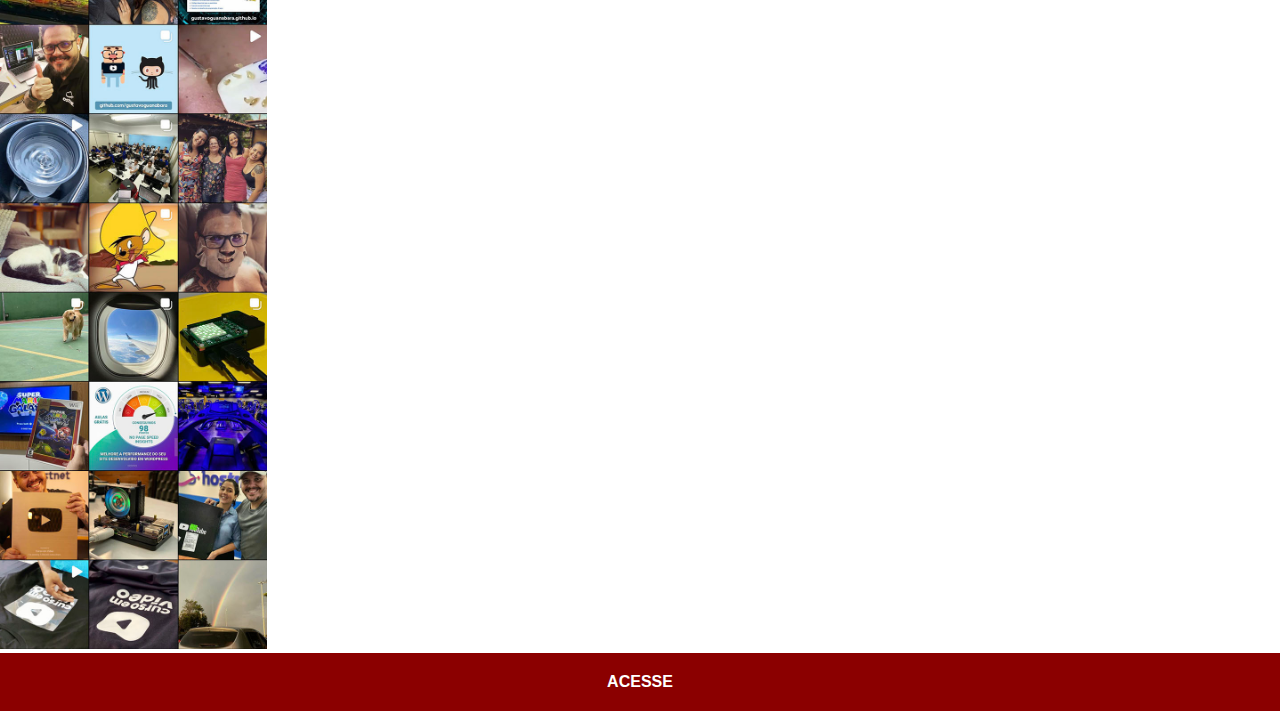
<file: Projeto Redes Sociais/instagram.html>
<!DOCTYPE html>
<html lang="pt-br">
<head>
    <meta charset="UTF-8">
    <meta name="viewport" content="width=device-width, initial-scale=1.0">
    <title>Instagram</title>
    <link rel="stylesheet" href="estilos/social.css">
</head>
<body>
    <img src="pacote-d013/imagens/tela-instagram.jpg" alt="Instagram">
    <a href="#" target="_blank">ACESSE</a>
</body>
</html>
</file>
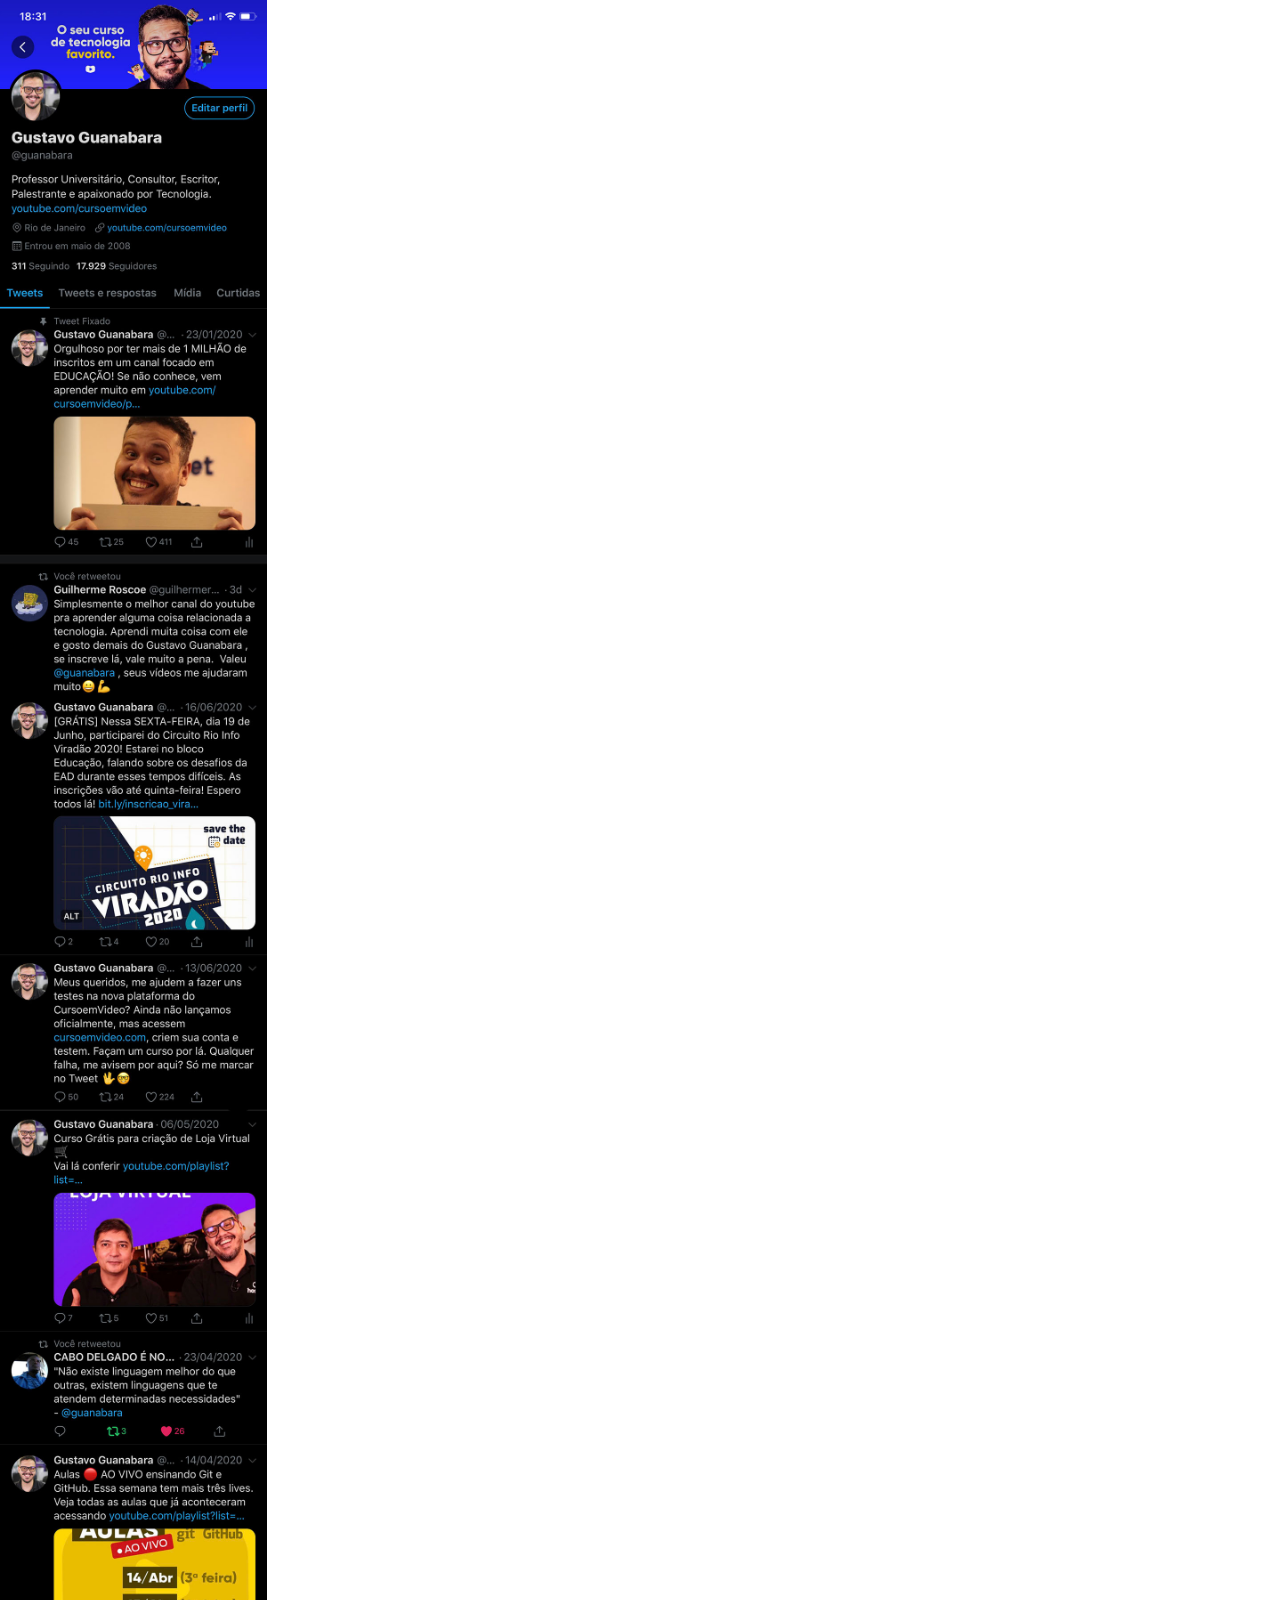
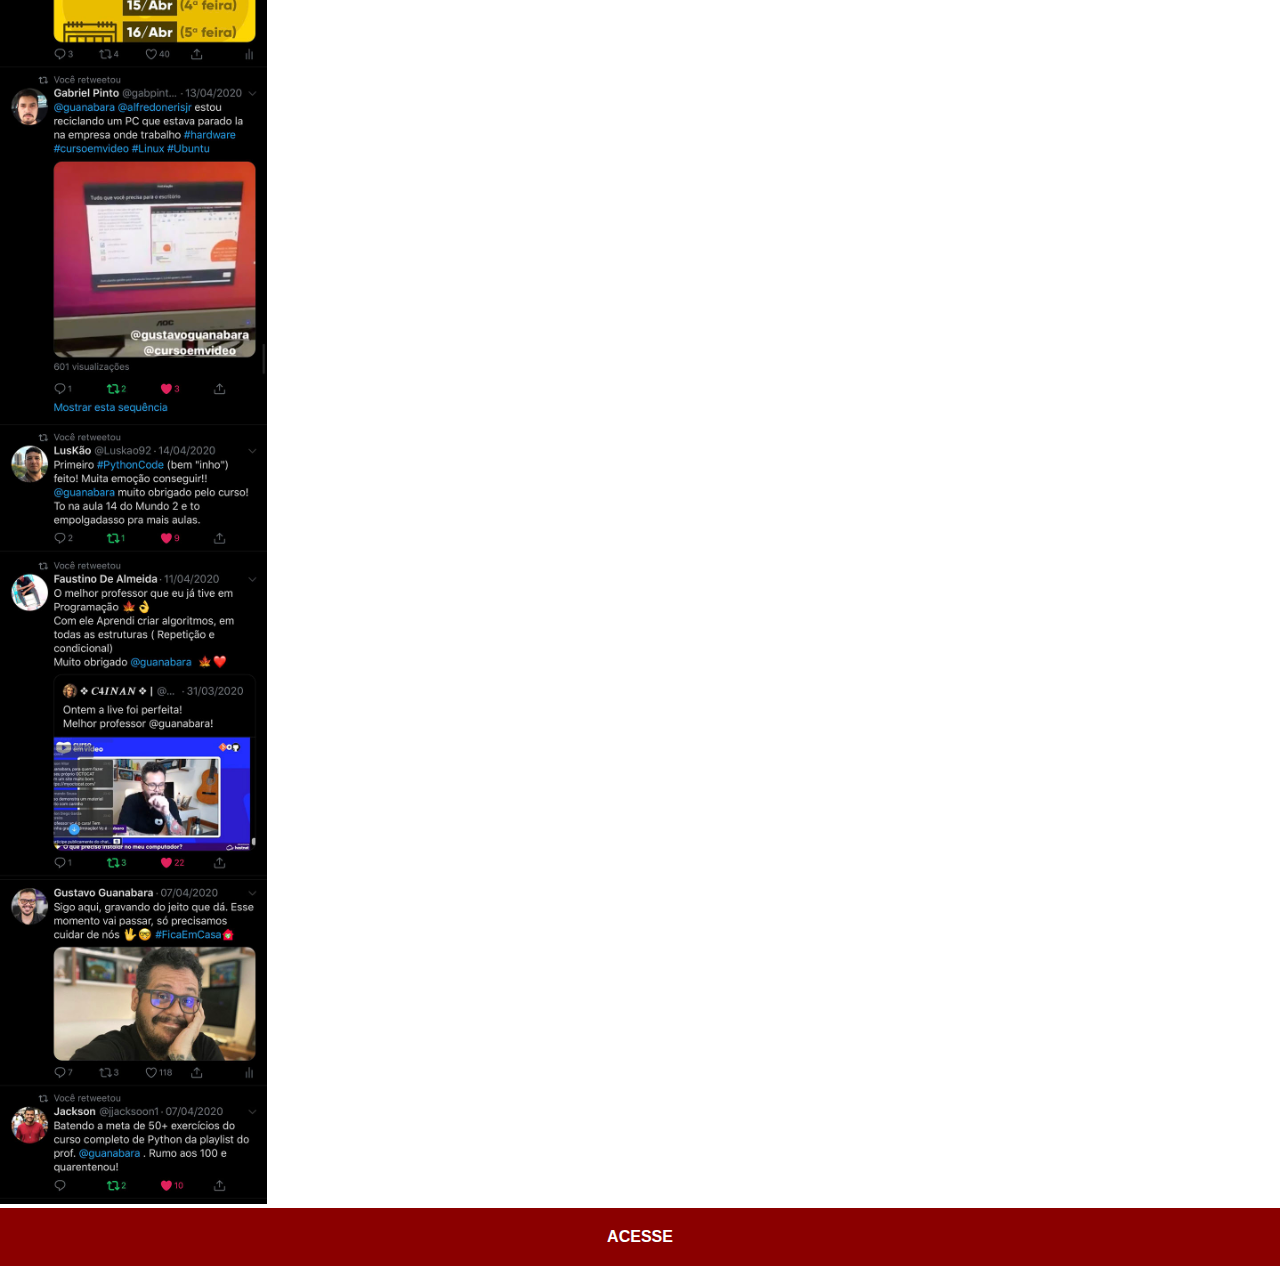
<file: Projeto Redes Sociais/twitter.html>
<!DOCTYPE html>
<html lang="pt-br">
<head>
    <meta charset="UTF-8">
    <meta name="viewport" content="width=device-width, initial-scale=1.0">
    <title>Twitter</title>
    <link rel="stylesheet" href="estilos/social.css">
</head>
<body>
    <img src="pacote-d013/imagens/tela-twitter.jpg" alt="Twitter">
    <a href="#" target="_blank">ACESSE</a>
</body>
</html>
</file>
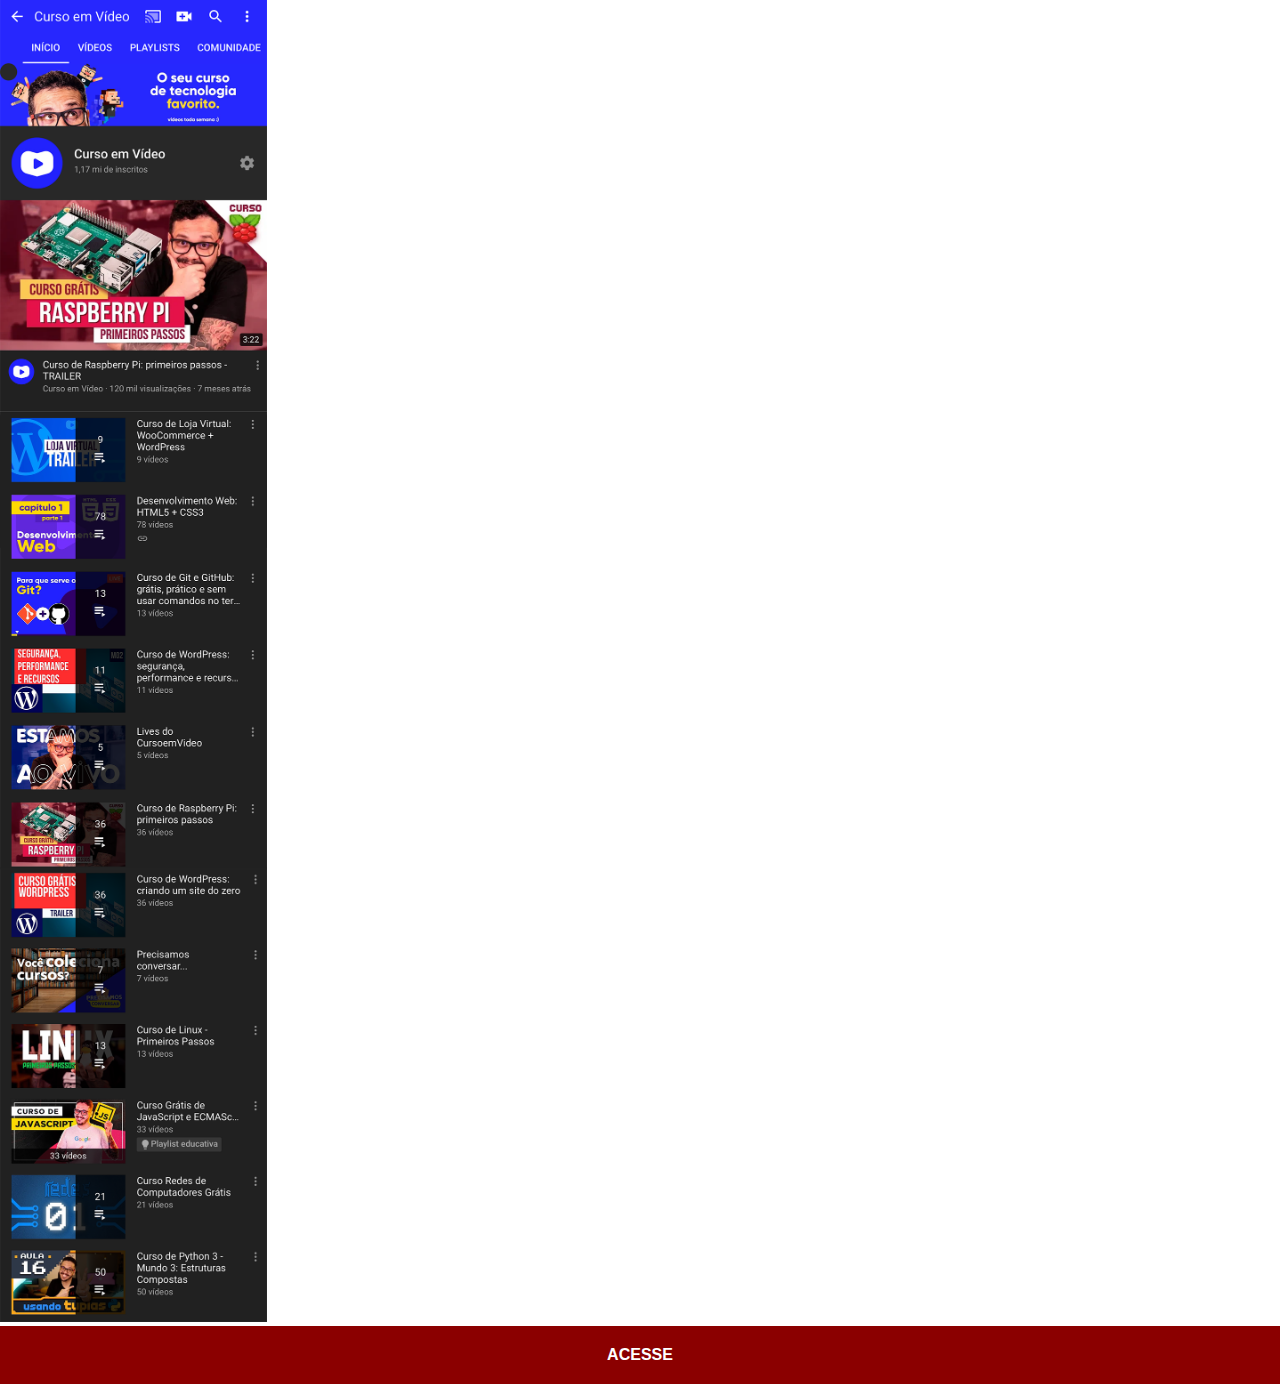
<file: Projeto Redes Sociais/youtube.html>
<!DOCTYPE html>
<html lang="pt-br">
<head>
    <meta charset="UTF-8">
    <meta name="viewport" content="width=device-width, initial-scale=1.0">
    <title>Youtube</title>
    <link rel="stylesheet" href="estilos/social.css">
</head>
<body>
    <img src="pacote-d013/imagens/tela-youtube.png" alt="Youtube">
    <a href="https://www.youtube.com/c/cursoemvideo/playlists" target="_blank">ACESSE</a>
</body>
</html>
</file>
<file: d012/style.css>
@charset "UTF-8";

@import url('https://fonts.googleapis.com/css2?family=Passion+One:wght@400;700;900&family=Sriracha&display=swap');

/*-------------------------Config.Padrão----------------------------------*/
:root {
    --fonte-padrao: Times, Verdana, sans-serif;
    --fonte-titulo: 'Passion One', Times, sans-serif;
    --fonte-cordel: 'Sriracha', Arial, Sans-serif;    
}

* {
    margin: 0px;
}
/*---------------------------Cabeçalho------------------------------------*/
header {
    color: white;
    background-color: black;
    text-align: center;
    padding: 5vh;
    margin: -5vh 0vh 0vh -5vh;
    font-family: 'Passion One', 'Times New Roman', Times, serif;
}

header h1 {
    font-size: 3em;
    font-weight: bolder;
}

#linkautor:hover {
    text-decoration: underline;
    color: white;
}

.autor {
    font-weight: bolder;
}
/*----------------------------Conteúdo------------------------------------*/
main {
    background-color: rgb(255, 255, 255);
    display: block;
    width: 100%;
    text-align: left;
    font-size: 2.8vw;
    font-family: var(--fonte-cordel);
    font-weight: bolder;
}

.primeira {
    padding: 5% 0% 10% 5%;
}

.segunda { /*Primeira Imagem*/
    background-image: url(imagens/background001.jpg);
    background-attachment: fixed;
    background-size: cover;
    margin: auto;
    width: auto;
}
#segunda {
    display: block;
    padding: 5% 0% 10% 5%;
    width: 650px;
    background-color: rgba(0, 0, 0, 0.507);
    color: white;
}

.terceira {
    padding: 5% 0% 10% 5%;
}

.quarta { /*Segunda Imagem*/
    background-image: url(imagens/background002.jpg);
    background-attachment: fixed;
    background-size: cover;
    width: auto;
    margin: auto;
}


#quarta { 
    padding: 5% 0% 10% 5%;
    width: 650px;
    background-color: rgba(0, 0, 0, 0.507);
    color: white;

}

.quinta {
    padding: 2% 0% 10% 5%;
}

.sexta {
    padding: 0% 0% 10% 5%;
}
/*-------------------------------Rodapé-----------------------------------*/
footer {
    background-color: black;
    color: white;
    text-align: center;
    font-family: var(--fonte-cordel);
}

a {
    text-decoration: none;
    color: white;
}

a:hover {
    color: rgba(96, 30, 158, 0.733);
}
#estudonauta {
    color: blueviolet;
}

#estudonauta:hover {
    color: rgb(60, 20, 97);
}
/*------------------------------------------------------------------------*/
</file>
<file: Projeto Redes Sociais/estilos/estilos.css>
@charset "UTF-8";

* {
    margin: 0px;
    padding: 0px;
    font-family: Arial, Helvetica, sans-serif;
}

::-webkit-scrollbar {
    width: 0px;
    
}

html, body {
    height: 110vh;
    width: 100vw;
    background-color: black;
}

body {
    background: url('../pacote-d013/imagens/fundo-madeira.jpg') no-repeat top center;
    background-size: cover;
    background-attachment: fixed;
 
}

main {
    height: 100vh;
    position: relative;
}

section#telefone {
    position: absolute;
    top: 53%;
    left: 52%;
    transform: translate(-50%, -50%);

    height: 627px;
    width: 311px;
    background:url('../pacote-d013/imagens/frame-iphone.png') no-repeat;
}

iframe#tela {
    position: relative;
    top: 81px;
    left: 22.4px;
    width: 267px;
    height: 471px;
}

section#redes-sociais img {
    width: 50px;
    margin: 10px;
    border-radius: 50%;
    box-shadow: 2px 2px 5px rgba(0, 0, 0, 0.400);
    box-sizing: border-box;
}

section#redes-sociais {
    text-align: right;
}

section#redes-sociais img:hover {
    border: 2px solid rgba(255, 255, 255, 0.61);
    transform: translate(-3px, -3px);
    box-shadow: 5px 5px 10px rgba(0, 0, 0, 0.603);
    transition: transform  0.3s, border 0.1s;
}
</file>
<file: d010/style.css>
@charset "UTF-8";
@font-face {
    font-family: idroid;
    src: url(pacote-projeto-d010/fontes/idroid.otf) format('opentype');
    font-weight: bolder;
    font-style: normal;
}

/*Configurações das CSS do Cabeçalho*/
header {
    background-color: #638a82;
    font-family: Arial, Helvetica, sans-serif;
    text-align: center;
    margin: 0px 3px;
    border-radius: 20px 20px 0px 0px;
    padding: 20px;
    color: rgb(0, 0, 0);
    font-family: 'idroid';
}

header > h1 {
    background-color: #5a867d;
    color: rgb(0, 0, 0);
    border-radius: 3px;
    padding: 5px;
    font-size: 3em;
    font-weight: 900;
}
header > p {
    background-color: #5a867d;
    text-align: center;
    border-radius: 3px;
    font-weight: bold;
    padding: 10px 5px;
   
}

nav {
    background-color: #5a867d;
    padding: 0px 5px 0px 10px;
    border-radius: 10px;
    text-align: left;

}

a {
    color: rgb(0, 0, 0);
    margin: 5px;
    font-weight: bolder;
}

a:hover {
    color:rgb(255, 255, 255);
}
/*Fim das Configurações do cabeçalho*/
/*---------------------------------------------------------------------------------------*/
/*Configurações centrais do corpo da página*/

body {
    background-image: linear-gradient(to bottom, #ffffff, #ececec);
    text-align: center;
}

#principal {
    font-family: 'Times New Roman', Times, serif;
    border-radius: 2em;
    padding: 1px;
    font-size:25px;
    text-align: justify, center;
    margin: 15px;
}

main > p {
    text-align: justify;
    margin: 200px
}

h2 {
    font-size: 32px;
    text-align: center;
    text-decoration: underline;
    font-family: 'idroid','Times New Roman', Times, serif;
    
}

h3 {
    font-size: 32px;
    text-align: center;
    text-decoration: underline;
    font-family: 'idroid','Times New Roman', Times, serif;
}

footer > p {
    font-weight: 700;
    border-radius: 3px;
    font-size: 15px;
}

footer {
    background-color: #5a867d ;
    font-family: 'idroid','Times New Roman', Times, serif;
    padding: 1em;
}
span > a{
    color: rgb(197, 138, 253);
    text-decoration: none;
}
</file>
<file: d010/estilo/style1.css>
@charset "UTF-8";

@import url('https://fonts.googleapis.com/css2?family=Bebas+Neue&display=swap');

@font-face {
    font-family: 'Android';
    src: url(../pacote-projeto-d010/fontes/idroid.otf) format('opentype');
    font-weight: normal;
}

/*
#276DAB
#376D9D
#0D78D6
#314557
#20262B
*/

:root {
    --cor0: #2e82cc;
    --cor1: #376D9D;
    --cor2: #69b9ff;
    --cor3: #314557;
    --cor4: #022c46;
    --cor5: #20262B;

    --fonte-padrao: Arial, Verdana, Helvetica, Sans-serif;
    --fonte-destaque: 'Bebas Neue', Sans-serif;
    --font-android: 'Android', cursive;
}

* {
    margin: 0px;
    padding: 0px;
}

a.externo::after {
    content: '\00A0\1F517';
}

body {
    background-color: var(--cor2);
    font-family: var(--fonte-padrao);
}

main p {
    margin: 15px 0px;
    text-align: justify;
}

div.video {
    background-color: var(--cor3);
    margin: 0px -20px 30px -20px;
    padding: 20px;
    padding-bottom: 56.5%;
    position: relative;  
}

div.video > iframe {
    position: absolute;
    top:    5%;
    left:   5%;
    width: 90%;
    height: 90%;
}

header {
    background-image: linear-gradient(to bottom, var(--cor2), var(--cor1));
    min-height: 150px;
    text-align: center;
    padding-top: 40px;
    
}

header > h1 {
    color: var(--cor5);
    font-family: var(--fonte-destaque);
    font-size: 3em;
    margin-bottom: 20px;
    text-shadow: 2px 2px 0px rgba(0, 0, 0, 0.151);
}

header > p {
    background-color: var(--cor);
    font-family: var(--fonte-destaque);
    font-size: 1.2em;
    margin:auto;
    margin-top: 20px;
    max-width: 500px;
    text-shadow: 2px 2px 0px rgba(0, 0, 0, 0.151);

}

nav {
    background-color: var(--cor1);
    padding: 10px;
    box-shadow: 0px 7px 9px rgba(0, 0, 0, 0.466);
}

nav > a {
    color: white;
    padding: 10px;
    text-decoration: none;
    font-weight: bold;
    transition-duration: .3s;
}

nav > a:hover {
    background-color: #022c46a2;
    padding: 10px;
    
}

main {
    background-color: white;
    min-width: 300px;
    max-width: 1000px;
    margin: auto;
    margin-bottom: 30px;
    padding: 20px;
    box-shadow: 0px 0px 10px rgba(0, 0, 0, 0.473);
    border-bottom-left-radius: 10px;
    border-bottom-right-radius: 10px;
}

main h1 {
    color: var(--cor2);
    font-family: var(--font-android);
    padding: 1px 8px;
    border-radius: 8px;
    font-size: 1.8em;
}

main h2 {
    color: var(--cor1);
    font-family: var(--font-android);
    font-size: 1.3em;
    background-image: linear-gradient(to right, var(--cor2), transparent );
    padding: 1px 8px;
    border-radius: 8px;
}

main p {
    margin: 15px 0px;
    text-align: justify;
    text-indent: 30px;
    font-size: 1em;
    line-height: 2em;
}

main strong {
    color: var(--cor4);
    font-weight: bold;
    padding: 2px 6px;
}

main img {
    width: 100%;
    display: block;
    margin: auto;
}

main a {
    text-decoration: none;
    font-weight: bold;
    color: var(--cor2);
    background-color: var(--cor4);
    padding: 1px 8px;
    border-radius: 28px;
}
main a:hover {
    color: white;
}

main img.pequena {
    max-width: 350px;
    display: block;
    margin: auto;
}

aside {
    background-color: var(--cor2);
    padding: 10px;
    border-radius: 10px;
    box-shadow: 3px 3px 8px rgba(0, 0, 0, 0.219);
}

aside > h3 {
    background-color: var(--cor4);
    color: white;
    padding: 8px;
    margin: -10px -10px 0px -10px;
    border-radius: 10px 10px 0px 0px;
    text-align:center;
}

aside > ul {
    list-style-type: '\2714\00A0\00A0';
    list-style-position: inside;
    columns: 2;
}

footer {
    background-color: var(--cor5);
    color: rgb(255, 255, 255);
    text-align: center;
    font-size: 0.8em;
    padding: 5px;
}

footer a {
    text-decoration: none;
    color: rgb(177, 77, 243);
    font-weight: bold;
}

footer a:hover {
    text-decoration: underline;
    color: var(--cor2);
}
</file>
<file: Projeto Redes Sociais/estilos/social.css>
@charset "UTF-8";

    * {
        padding: 0px;
        margin: 0px;
        font-family: Arial, Helvetica, sans-serif;
    }

    ::-webkit-scrollbar {
        width: 0px;
    }

    img {
        width: 267px;

    }

    a {
        display: block;
        background-color: darkred;
        padding: 20px;
        color: white;
        text-align: center;
        font-weight: bolder;
        text-decoration: none;
    }

    a:hover {
        background-color: red;
    }
</file>
